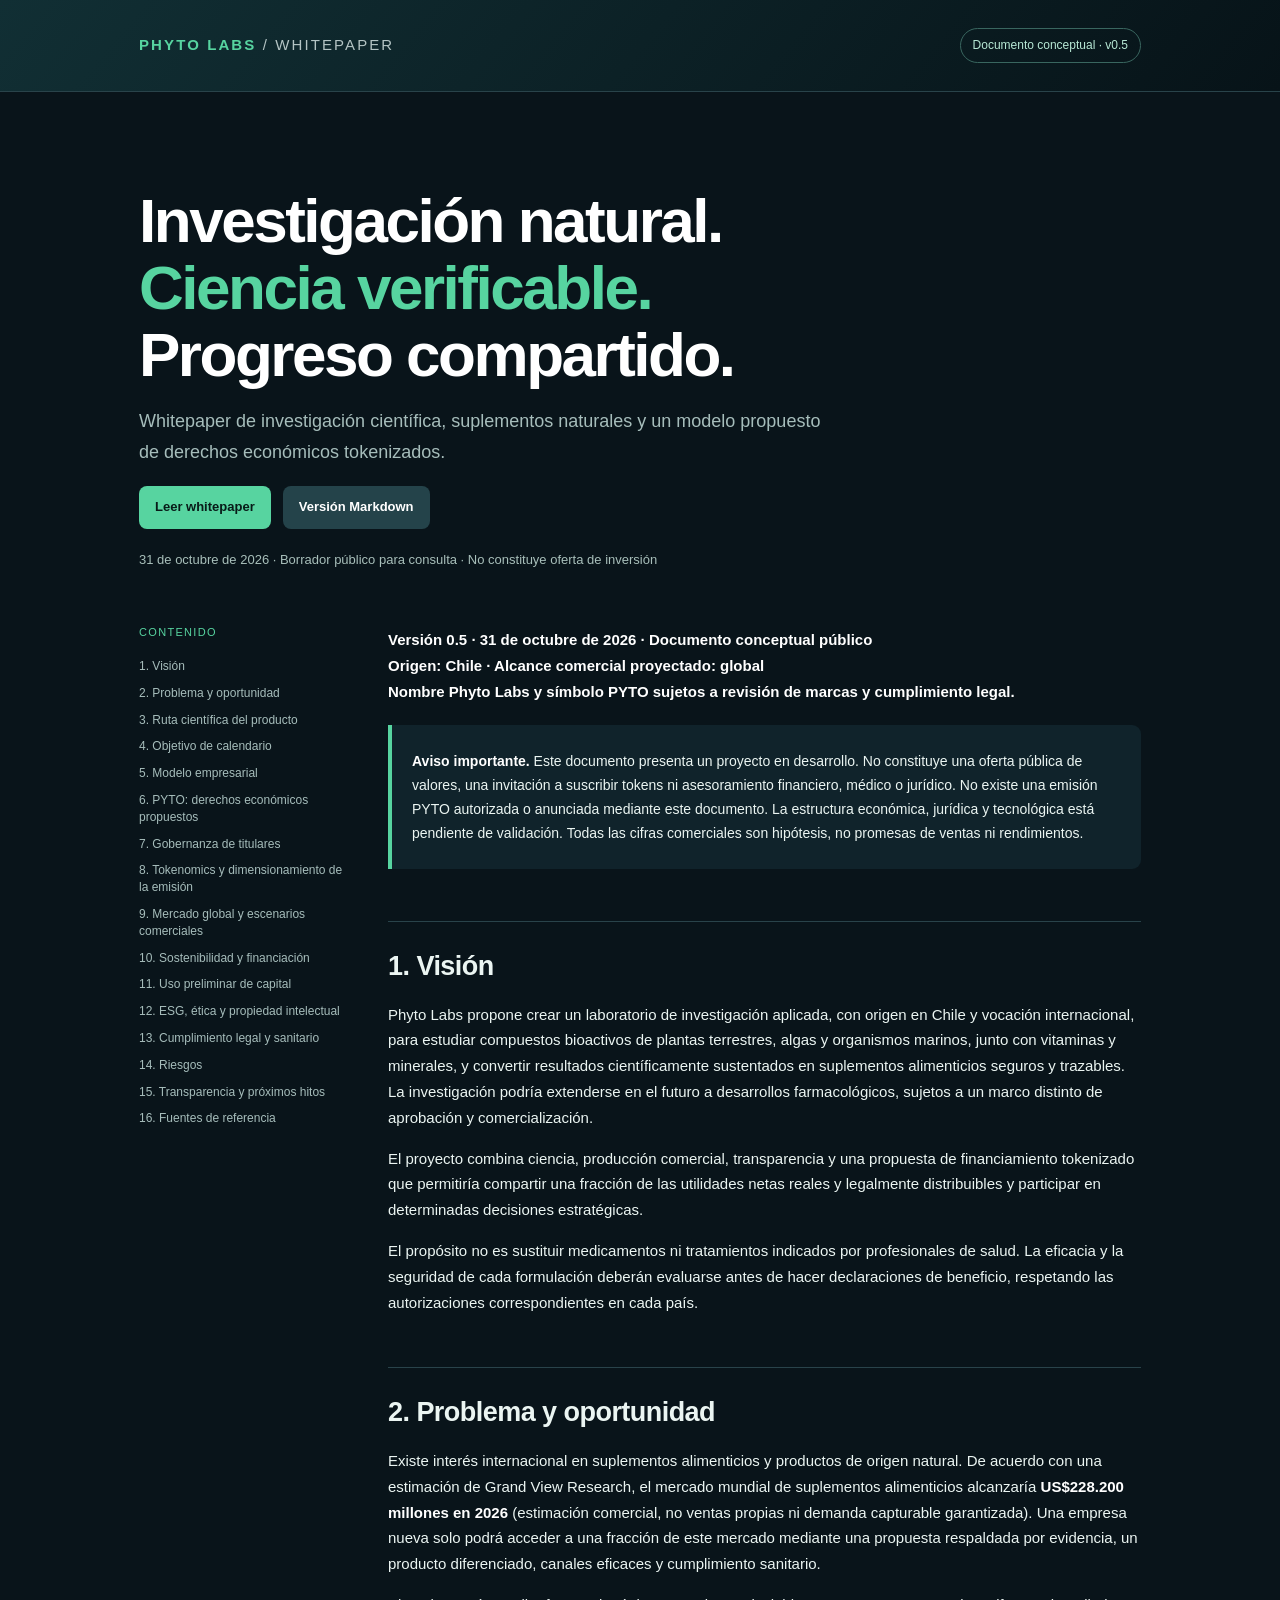
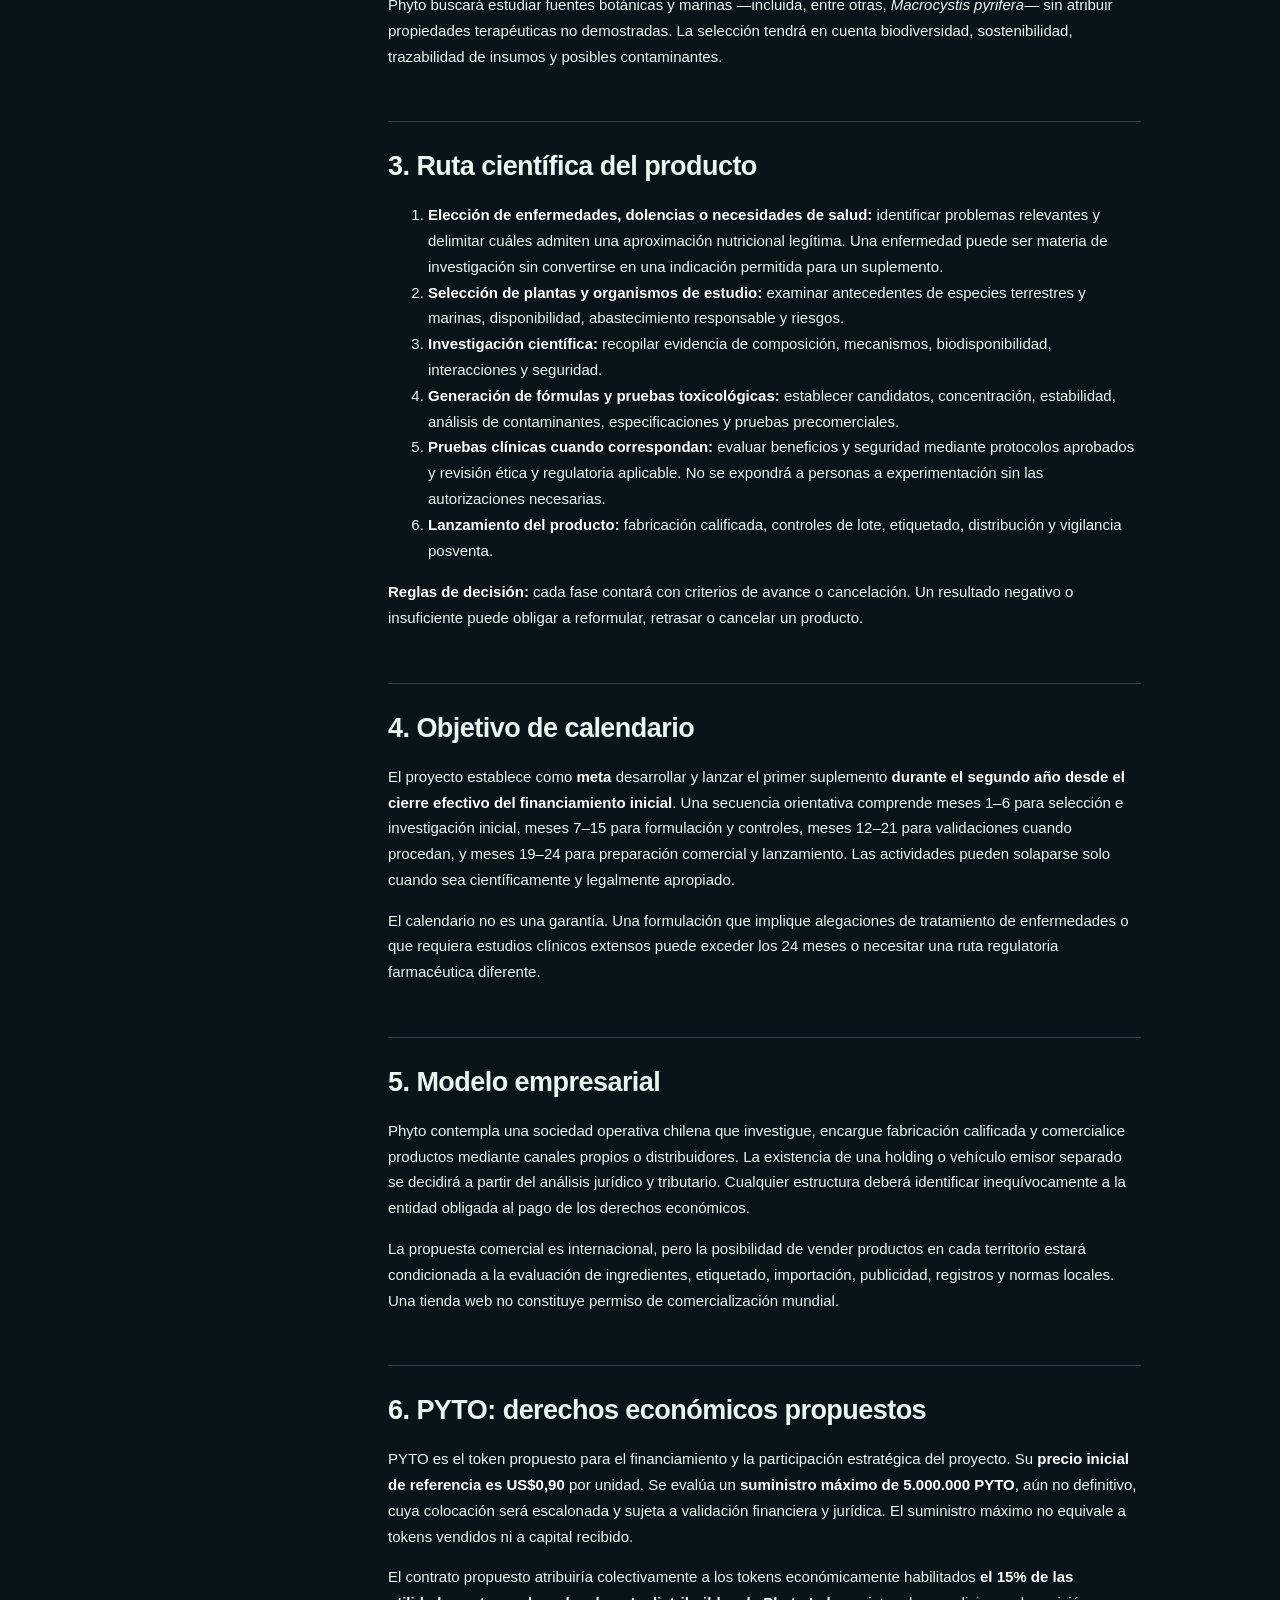
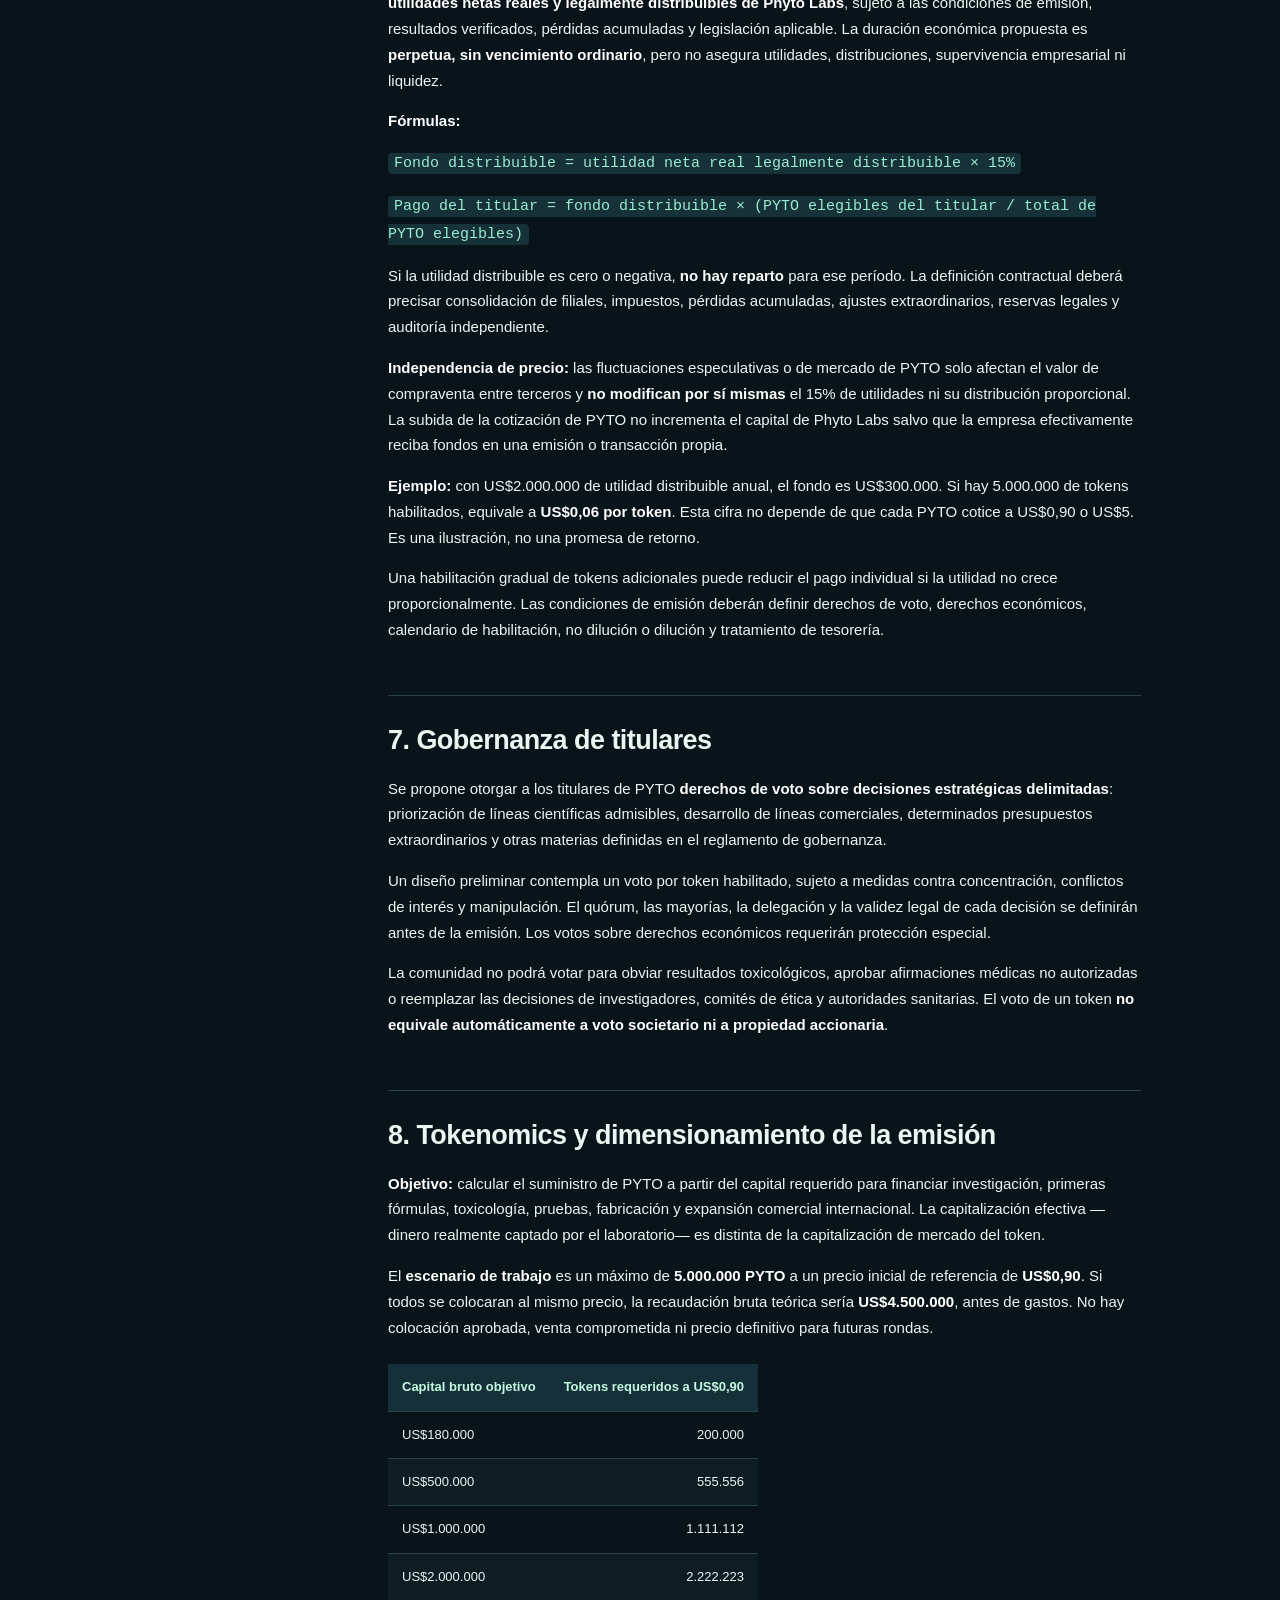
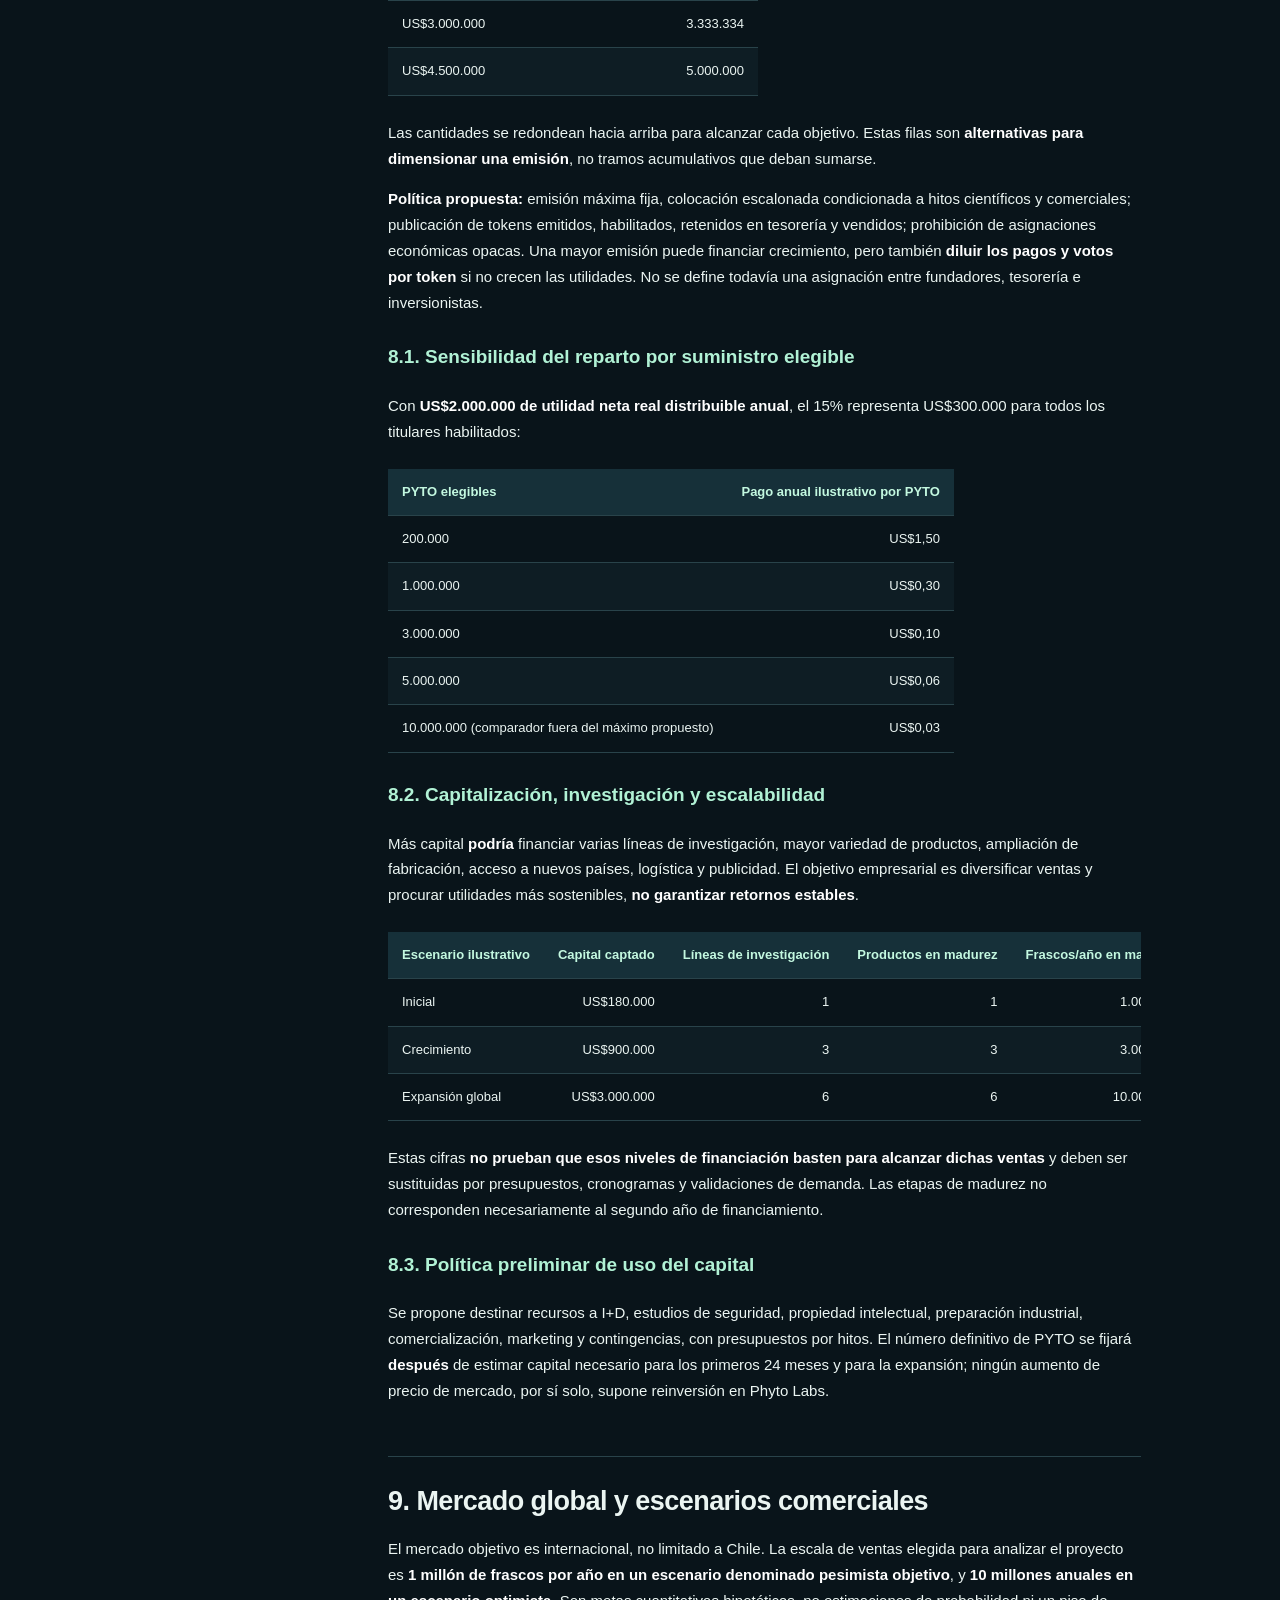
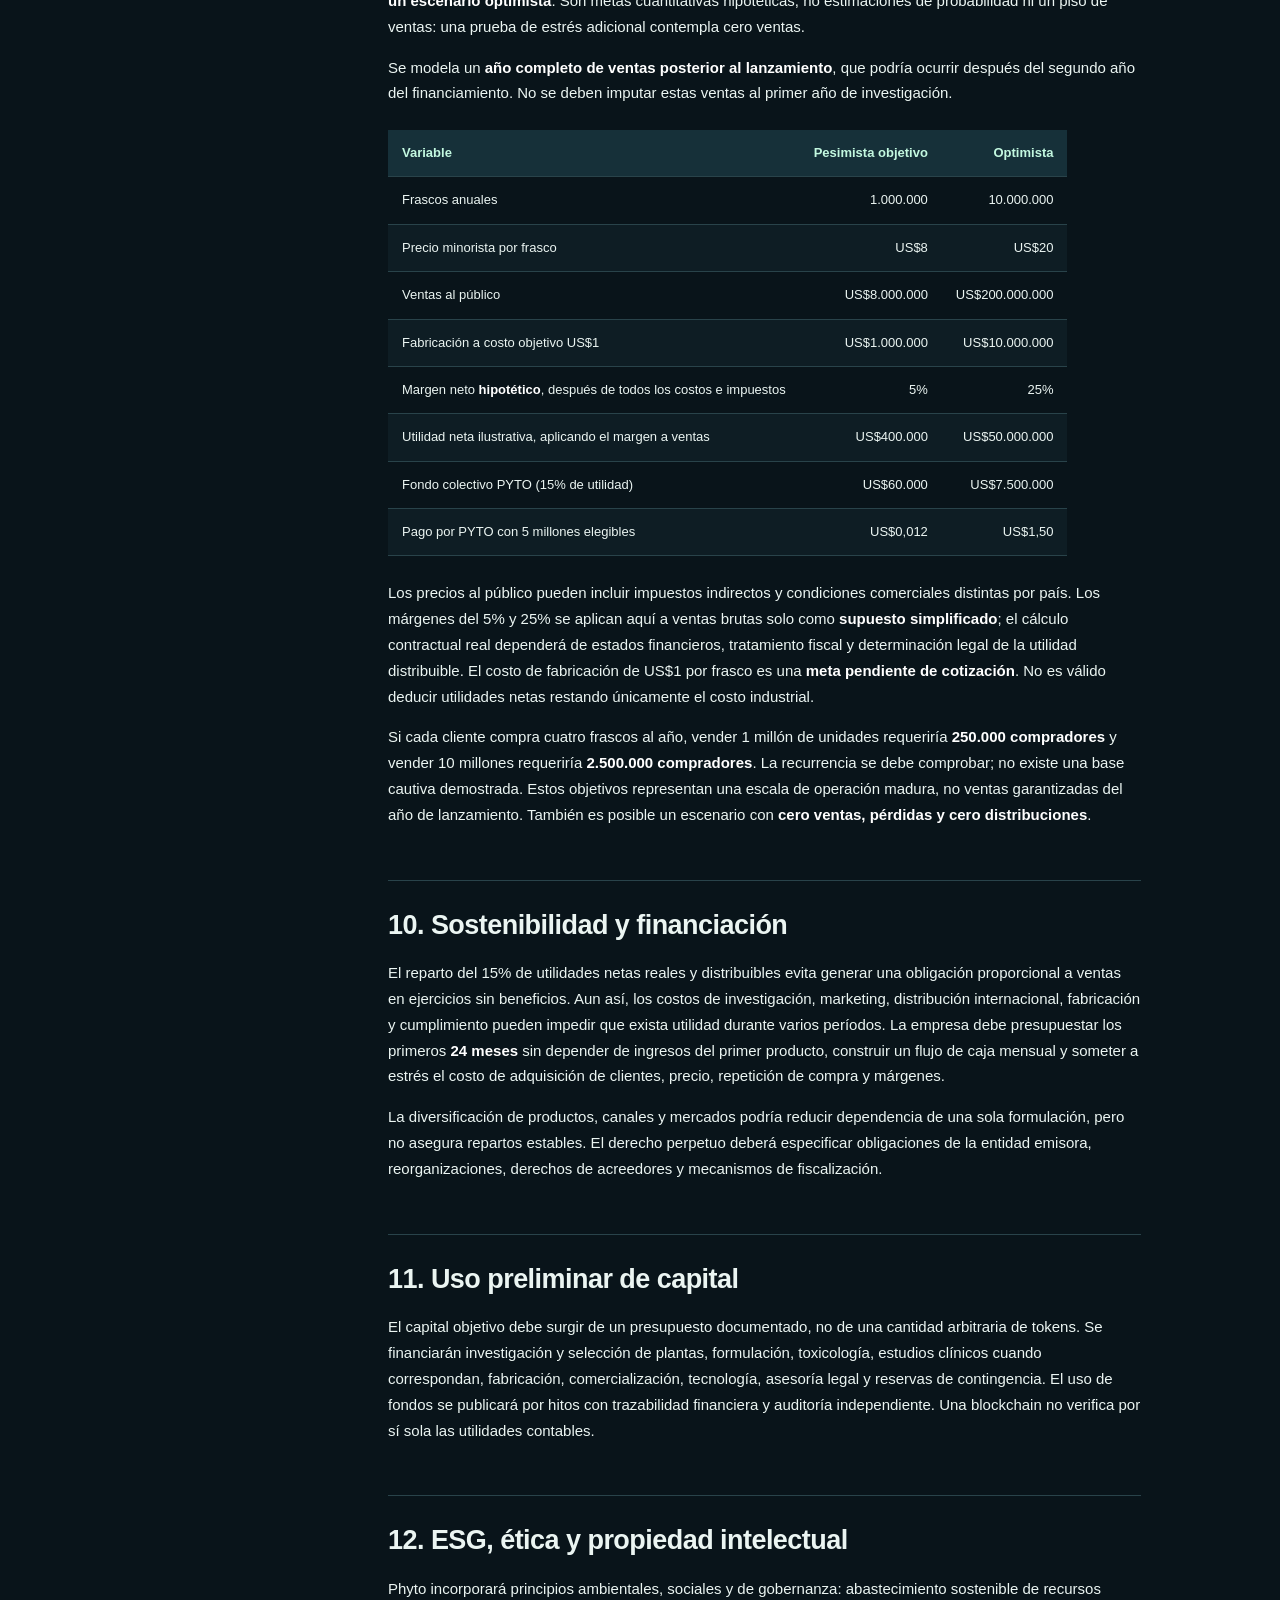
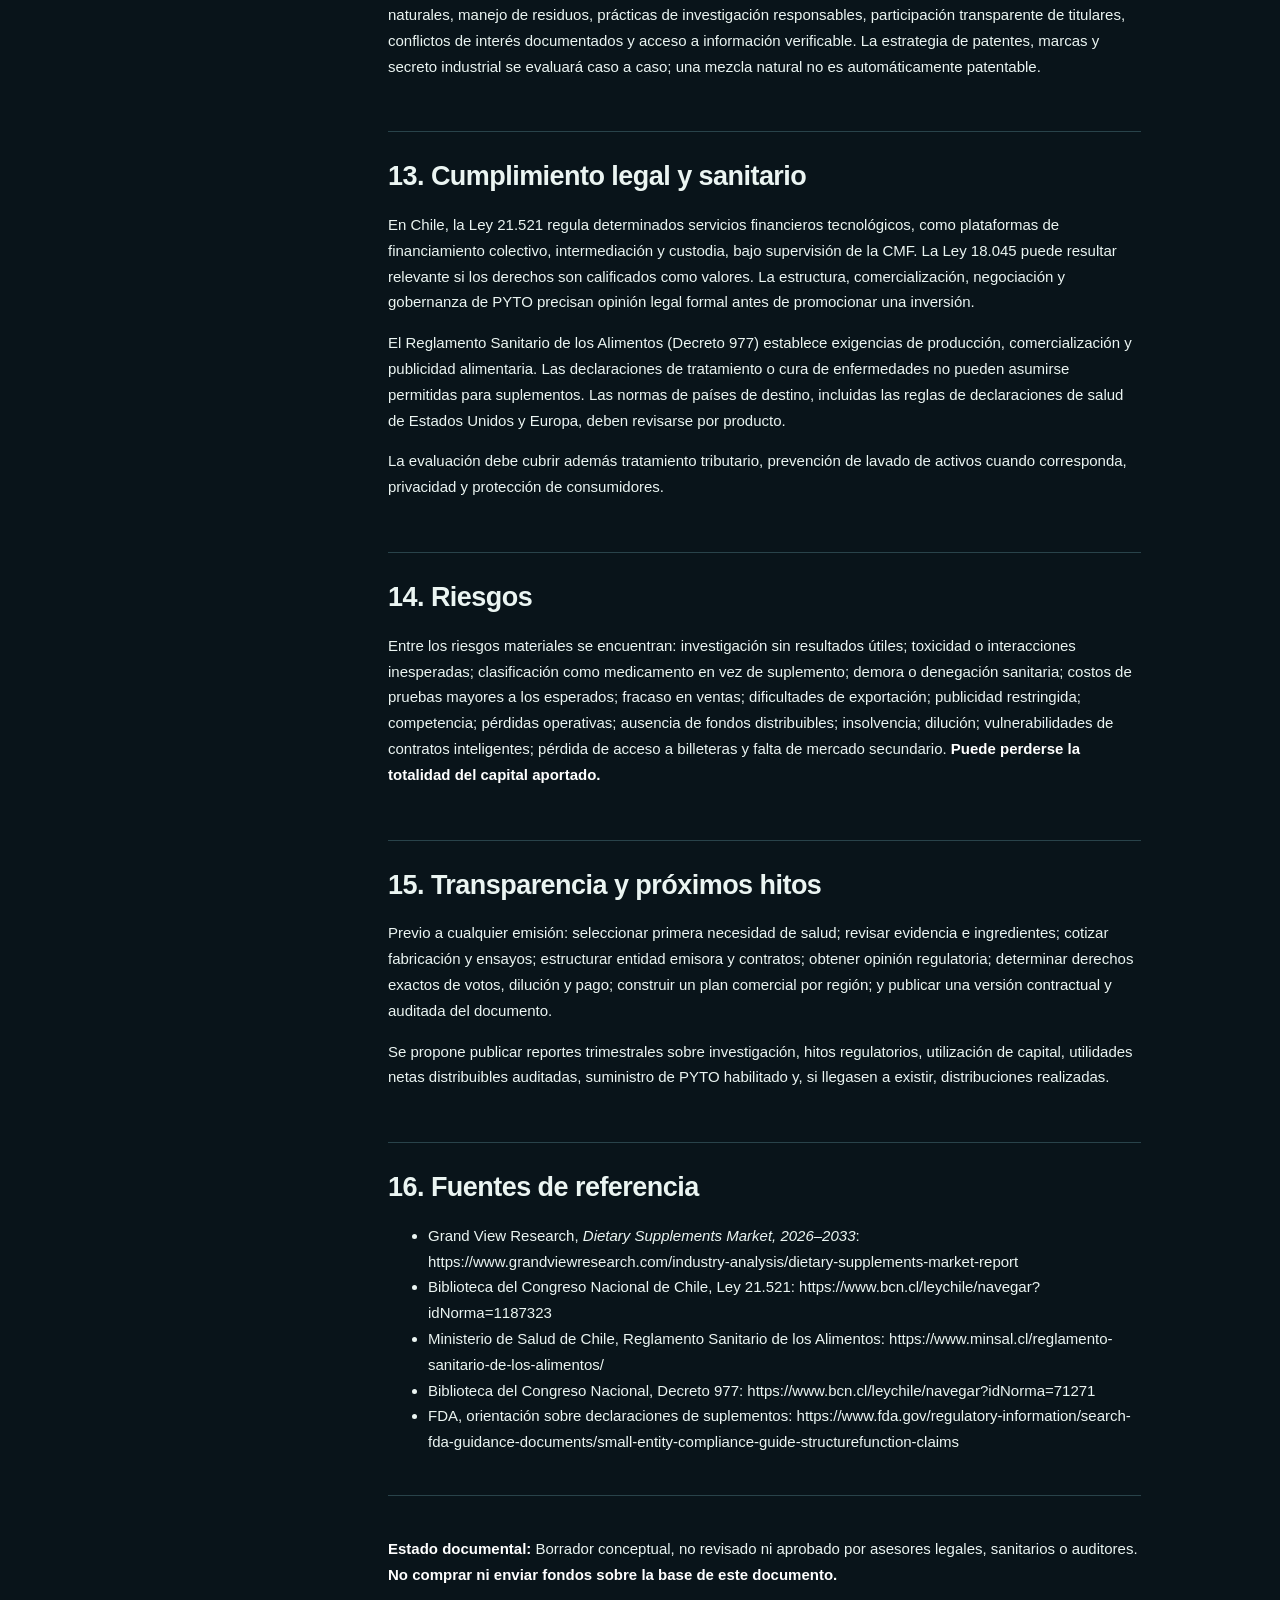
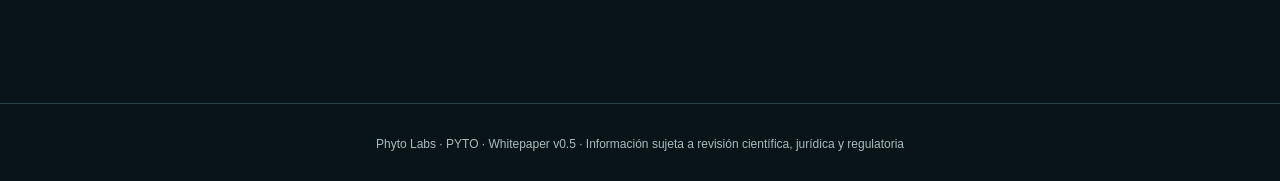
<file: whitepaper/index.html>
<!DOCTYPE html>
<html lang="es"><head><meta charset="utf-8"/><meta content="width=device-width,initial-scale=1" name="viewport"/><meta content="Whitepaper conceptual de Phyto Labs y PYTO: investigación natural y distribución propuesta del 15% de utilidades netas." name="description"/><title>Phyto Labs | Whitepaper v0.5</title><style>
:root{--bg:#09141a;--panel:#10232b;--ink:#ebf5f2;--muted:#a6bdbb;--green:#57d4a0;--line:#29434a}*{box-sizing:border-box}html{scroll-behavior:smooth}body{margin:0;background:var(--bg);color:var(--ink);font-family:Inter,Segoe UI,Arial,sans-serif;line-height:1.72}a{color:#85e7c0}a:hover{text-decoration:none}.wrap{max-width:1050px;margin:auto;padding:40px 24px 100px}.mast{border-bottom:1px solid var(--line);padding:28px 0;background:linear-gradient(130deg,#112f34,#071318)}.mast .inner{max-width:1050px;margin:auto;padding:0 24px;display:flex;align-items:center;justify-content:space-between;gap:20px}.brand{font-size:15px;font-weight:800;letter-spacing:.14em;color:var(--green)}.tag{font-size:12px;border:1px solid #39665f;padding:6px 12px;border-radius:20px;color:#b7e8d5}.hero{padding:56px 0 28px}.hero h1{font-size:clamp(35px,5vw,62px);line-height:1.08;letter-spacing:-.04em;margin:0;color:white}.hero .lead{color:var(--muted);font-size:18px;margin-top:18px;max-width:700px}.layout{display:grid;grid-template-columns:205px minmax(0,1fr);gap:44px}.sidebar{align-self:start;position:sticky;top:22px;max-height:85vh;overflow:auto;font-size:12px}.sidebar p{font-size:11px;letter-spacing:.12em;text-transform:uppercase;color:var(--green)}.sidebar a{display:block;color:var(--muted);text-decoration:none;padding:5px 0;line-height:1.4}.sidebar a:hover{color:white}main{min-width:0}main>h1{display:none}h2{font-size:27px;line-height:1.25;margin:52px 0 18px;border-top:1px solid var(--line);padding-top:28px;letter-spacing:-.02em}h3{font-size:19px;margin-top:26px;color:#b1f2d5}p,li{font-size:15px}strong{color:#fff}blockquote{border-left:4px solid var(--green);padding:10px 20px;margin:20px 0;background:var(--panel);border-radius:0 9px 9px 0}blockquote p{font-size:14px}table{width:100%;border-collapse:collapse;font-size:13px;margin:24px 0;display:block;overflow-x:auto}th,td{text-align:left;padding:12px 14px;border-bottom:1px solid var(--line);white-space:nowrap}th{background:#163039;color:#c3f8e0}tr:nth-child(even){background:#0e1d24}code{background:#173138;color:#99edd0;padding:2px 6px;border-radius:4px;white-space:normal}hr{border:0;border-top:1px solid var(--line);margin:40px 0}.links{display:flex;gap:12px;flex-wrap:wrap}.action{color:#081b18;background:var(--green);font-weight:700;text-decoration:none;padding:10px 16px;border-radius:8px;font-size:13px}.action.secondary{background:#24434a;color:white}.notice{margin-top:20px;color:#a8bfba;font-size:13px}.footer{text-align:center;color:var(--muted);font-size:12px;border-top:1px solid var(--line);padding:30px} @media(max-width:760px){.layout{display:block}.sidebar{display:none}.wrap{padding:30px 18px 70px}.mast .inner{padding:0 18px}.tag{display:none}h2{font-size:24px}table{font-size:12px}}@media print{body{background:white;color:#111}.mast,.sidebar,.links{display:none}.layout{display:block}.wrap{max-width:none}h2{break-after:avoid}table{color:#111}th{color:#111}p,li{color:#111}strong{color:#111}}
</style></head><body><header class="mast"><div class="inner"><div class="brand">PHYTO LABS <span style="color:#b4c4c4;font-weight:400">/ WHITEPAPER</span></div><span class="tag">Documento conceptual · v0.5</span></div></header><div class="wrap"><div class="hero"><h1>Investigación natural.<br/><span style="color:#57d4a0">Ciencia verificable.</span><br/>Progreso compartido.</h1><p class="lead">Whitepaper de investigación científica, suplementos naturales y un modelo propuesto de derechos económicos tokenizados.</p><div class="links"><a class="action" href="#1-vision">Leer whitepaper</a><a class="action secondary" download="" href="whitepaper.md">Versión Markdown</a></div><p class="notice">31 de octubre de 2026 · Borrador público para consulta · No constituye oferta de inversión</p></div><div class="layout"><aside class="sidebar"><p>Contenido</p><a href="#1-vision">1. Visión</a><a href="#2-problema-y-oportunidad">2. Problema y oportunidad</a><a href="#3-ruta-cientifica-del-producto">3. Ruta científica del producto</a><a href="#4-objetivo-de-calendario">4. Objetivo de calendario</a><a href="#5-modelo-empresarial">5. Modelo empresarial</a><a href="#6-pyto-derechos-economicos-propuestos">6. PYTO: derechos económicos propuestos</a><a href="#7-gobernanza-de-titulares">7. Gobernanza de titulares</a><a href="#8-tokenomics-y-dimensionamiento-de-la-emision">8. Tokenomics y dimensionamiento de la emisión</a><a href="#9-mercado-global-y-escenarios-comerciales">9. Mercado global y escenarios comerciales</a><a href="#10-sostenibilidad-y-financiacion">10. Sostenibilidad y financiación</a><a href="#11-uso-preliminar-de-capital">11. Uso preliminar de capital</a><a href="#12-esg-etica-y-propiedad-intelectual">12. ESG, ética y propiedad intelectual</a><a href="#13-cumplimiento-legal-y-sanitario">13. Cumplimiento legal y sanitario</a><a href="#14-riesgos">14. Riesgos</a><a href="#15-transparencia-y-proximos-hitos">15. Transparencia y próximos hitos</a><a href="#16-fuentes-de-referencia">16. Fuentes de referencia</a></aside><main><h1>PHYTO LABS — WHITEPAPER</h1>
<p><strong>Versión 0.5 · 31 de octubre de 2026 · Documento conceptual público</strong><br/>
<strong>Origen: Chile · Alcance comercial proyectado: global</strong><br/>
<strong>Nombre Phyto Labs y símbolo PYTO sujetos a revisión de marcas y cumplimiento legal.</strong></p>
<blockquote>
<p><strong>Aviso importante.</strong> Este documento presenta un proyecto en desarrollo. No constituye una oferta pública de valores, una invitación a suscribir tokens ni asesoramiento financiero, médico o jurídico. No existe una emisión PYTO autorizada o anunciada mediante este documento. La estructura económica, jurídica y tecnológica está pendiente de validación. Todas las cifras comerciales son hipótesis, no promesas de ventas ni rendimientos.</p>
</blockquote>
<h2 id="1-vision">1. Visión</h2>
<p>Phyto Labs propone crear un laboratorio de investigación aplicada, con origen en Chile y vocación internacional, para estudiar compuestos bioactivos de plantas terrestres, algas y organismos marinos, junto con vitaminas y minerales, y convertir resultados científicamente sustentados en suplementos alimenticios seguros y trazables. La investigación podría extenderse en el futuro a desarrollos farmacológicos, sujetos a un marco distinto de aprobación y comercialización.</p>
<p>El proyecto combina ciencia, producción comercial, transparencia y una propuesta de financiamiento tokenizado que permitiría compartir una fracción de las utilidades netas reales y legalmente distribuibles y participar en determinadas decisiones estratégicas.</p>
<p>El propósito no es sustituir medicamentos ni tratamientos indicados por profesionales de salud. La eficacia y la seguridad de cada formulación deberán evaluarse antes de hacer declaraciones de beneficio, respetando las autorizaciones correspondientes en cada país.</p>
<h2 id="2-problema-y-oportunidad">2. Problema y oportunidad</h2>
<p>Existe interés internacional en suplementos alimenticios y productos de origen natural. De acuerdo con una estimación de Grand View Research, el mercado mundial de suplementos alimenticios alcanzaría <strong>US$228.200 millones en 2026</strong> (estimación comercial, no ventas propias ni demanda capturable garantizada). Una empresa nueva solo podrá acceder a una fracción de este mercado mediante una propuesta respaldada por evidencia, un producto diferenciado, canales eficaces y cumplimiento sanitario.</p>
<p>Phyto buscará estudiar fuentes botánicas y marinas —incluida, entre otras, <em>Macrocystis pyrifera</em>— sin atribuir propiedades terapéuticas no demostradas. La selección tendrá en cuenta biodiversidad, sostenibilidad, trazabilidad de insumos y posibles contaminantes.</p>
<h2 id="3-ruta-cientifica-del-producto">3. Ruta científica del producto</h2>
<ol>
<li><strong>Elección de enfermedades, dolencias o necesidades de salud:</strong> identificar problemas relevantes y delimitar cuáles admiten una aproximación nutricional legítima. Una enfermedad puede ser materia de investigación sin convertirse en una indicación permitida para un suplemento.</li>
<li><strong>Selección de plantas y organismos de estudio:</strong> examinar antecedentes de especies terrestres y marinas, disponibilidad, abastecimiento responsable y riesgos.</li>
<li><strong>Investigación científica:</strong> recopilar evidencia de composición, mecanismos, biodisponibilidad, interacciones y seguridad.</li>
<li><strong>Generación de fórmulas y pruebas toxicológicas:</strong> establecer candidatos, concentración, estabilidad, análisis de contaminantes, especificaciones y pruebas precomerciales.</li>
<li><strong>Pruebas clínicas cuando correspondan:</strong> evaluar beneficios y seguridad mediante protocolos aprobados y revisión ética y regulatoria aplicable. No se expondrá a personas a experimentación sin las autorizaciones necesarias.</li>
<li><strong>Lanzamiento del producto:</strong> fabricación calificada, controles de lote, etiquetado, distribución y vigilancia posventa.</li>
</ol>
<p><strong>Reglas de decisión:</strong> cada fase contará con criterios de avance o cancelación. Un resultado negativo o insuficiente puede obligar a reformular, retrasar o cancelar un producto.</p>
<h2 id="4-objetivo-de-calendario">4. Objetivo de calendario</h2>
<p>El proyecto establece como <strong>meta</strong> desarrollar y lanzar el primer suplemento <strong>durante el segundo año desde el cierre efectivo del financiamiento inicial</strong>. Una secuencia orientativa comprende meses 1–6 para selección e investigación inicial, meses 7–15 para formulación y controles, meses 12–21 para validaciones cuando procedan, y meses 19–24 para preparación comercial y lanzamiento. Las actividades pueden solaparse solo cuando sea científicamente y legalmente apropiado.</p>
<p>El calendario no es una garantía. Una formulación que implique alegaciones de tratamiento de enfermedades o que requiera estudios clínicos extensos puede exceder los 24 meses o necesitar una ruta regulatoria farmacéutica diferente.</p>
<h2 id="5-modelo-empresarial">5. Modelo empresarial</h2>
<p>Phyto contempla una sociedad operativa chilena que investigue, encargue fabricación calificada y comercialice productos mediante canales propios o distribuidores. La existencia de una holding o vehículo emisor separado se decidirá a partir del análisis jurídico y tributario. Cualquier estructura deberá identificar inequívocamente a la entidad obligada al pago de los derechos económicos.</p>
<p>La propuesta comercial es internacional, pero la posibilidad de vender productos en cada territorio estará condicionada a la evaluación de ingredientes, etiquetado, importación, publicidad, registros y normas locales. Una tienda web no constituye permiso de comercialización mundial.</p>
<h2 id="6-pyto-derechos-economicos-propuestos">6. PYTO: derechos económicos propuestos</h2>
<p>PYTO es el token propuesto para el financiamiento y la participación estratégica del proyecto. Su <strong>precio inicial de referencia es US$0,90</strong> por unidad. Se evalúa un <strong>suministro máximo de 5.000.000 PYTO</strong>, aún no definitivo, cuya colocación será escalonada y sujeta a validación financiera y jurídica. El suministro máximo no equivale a tokens vendidos ni a capital recibido.</p>
<p>El contrato propuesto atribuiría colectivamente a los tokens económicamente habilitados <strong>el 15% de las utilidades netas reales y legalmente distribuibles de Phyto Labs</strong>, sujeto a las condiciones de emisión, resultados verificados, pérdidas acumuladas y legislación aplicable. La duración económica propuesta es <strong>perpetua, sin vencimiento ordinario</strong>, pero no asegura utilidades, distribuciones, supervivencia empresarial ni liquidez.</p>
<p><strong>Fórmulas:</strong></p>
<p><code>Fondo distribuible = utilidad neta real legalmente distribuible × 15%</code></p>
<p><code>Pago del titular = fondo distribuible × (PYTO elegibles del titular / total de PYTO elegibles)</code></p>
<p>Si la utilidad distribuible es cero o negativa, <strong>no hay reparto</strong> para ese período. La definición contractual deberá precisar consolidación de filiales, impuestos, pérdidas acumuladas, ajustes extraordinarios, reservas legales y auditoría independiente.</p>
<p><strong>Independencia de precio:</strong> las fluctuaciones especulativas o de mercado de PYTO solo afectan el valor de compraventa entre terceros y <strong>no modifican por sí mismas</strong> el 15% de utilidades ni su distribución proporcional. La subida de la cotización de PYTO no incrementa el capital de Phyto Labs salvo que la empresa efectivamente reciba fondos en una emisión o transacción propia.</p>
<p><strong>Ejemplo:</strong> con US$2.000.000 de utilidad distribuible anual, el fondo es US$300.000. Si hay 5.000.000 de tokens habilitados, equivale a <strong>US$0,06 por token</strong>. Esta cifra no depende de que cada PYTO cotice a US$0,90 o US$5. Es una ilustración, no una promesa de retorno.</p>
<p>Una habilitación gradual de tokens adicionales puede reducir el pago individual si la utilidad no crece proporcionalmente. Las condiciones de emisión deberán definir derechos de voto, derechos económicos, calendario de habilitación, no dilución o dilución y tratamiento de tesorería.</p>
<h2 id="7-gobernanza-de-titulares">7. Gobernanza de titulares</h2>
<p>Se propone otorgar a los titulares de PYTO <strong>derechos de voto sobre decisiones estratégicas delimitadas</strong>: priorización de líneas científicas admisibles, desarrollo de líneas comerciales, determinados presupuestos extraordinarios y otras materias definidas en el reglamento de gobernanza.</p>
<p>Un diseño preliminar contempla un voto por token habilitado, sujeto a medidas contra concentración, conflictos de interés y manipulación. El quórum, las mayorías, la delegación y la validez legal de cada decisión se definirán antes de la emisión. Los votos sobre derechos económicos requerirán protección especial.</p>
<p>La comunidad no podrá votar para obviar resultados toxicológicos, aprobar afirmaciones médicas no autorizadas o reemplazar las decisiones de investigadores, comités de ética y autoridades sanitarias. El voto de un token <strong>no equivale automáticamente a voto societario ni a propiedad accionaria</strong>.</p>
<h2 id="8-tokenomics-y-dimensionamiento-de-la-emision">8. Tokenomics y dimensionamiento de la emisión</h2>
<p><strong>Objetivo:</strong> calcular el suministro de PYTO a partir del capital requerido para financiar investigación, primeras fórmulas, toxicología, pruebas, fabricación y expansión comercial internacional. La capitalización efectiva —dinero realmente captado por el laboratorio— es distinta de la capitalización de mercado del token.</p>
<p>El <strong>escenario de trabajo</strong> es un máximo de <strong>5.000.000 PYTO</strong> a un precio inicial de referencia de <strong>US$0,90</strong>. Si todos se colocaran al mismo precio, la recaudación bruta teórica sería <strong>US$4.500.000</strong>, antes de gastos. No hay colocación aprobada, venta comprometida ni precio definitivo para futuras rondas.</p>
<table>
<thead>
<tr>
<th>Capital bruto objetivo</th>
<th style="text-align:right">Tokens requeridos a US$0,90</th>
</tr>
</thead>
<tbody>
<tr>
<td>US$180.000</td>
<td style="text-align:right">200.000</td>
</tr>
<tr>
<td>US$500.000</td>
<td style="text-align:right">555.556</td>
</tr>
<tr>
<td>US$1.000.000</td>
<td style="text-align:right">1.111.112</td>
</tr>
<tr>
<td>US$2.000.000</td>
<td style="text-align:right">2.222.223</td>
</tr>
<tr>
<td>US$3.000.000</td>
<td style="text-align:right">3.333.334</td>
</tr>
<tr>
<td>US$4.500.000</td>
<td style="text-align:right">5.000.000</td>
</tr>
</tbody>
</table>
<p>Las cantidades se redondean hacia arriba para alcanzar cada objetivo. Estas filas son <strong>alternativas para dimensionar una emisión</strong>, no tramos acumulativos que deban sumarse.</p>
<p><strong>Política propuesta:</strong> emisión máxima fija, colocación escalonada condicionada a hitos científicos y comerciales; publicación de tokens emitidos, habilitados, retenidos en tesorería y vendidos; prohibición de asignaciones económicas opacas. Una mayor emisión puede financiar crecimiento, pero también <strong>diluir los pagos y votos por token</strong> si no crecen las utilidades. No se define todavía una asignación entre fundadores, tesorería e inversionistas.</p>
<h3>8.1. Sensibilidad del reparto por suministro elegible</h3>
<p>Con <strong>US$2.000.000 de utilidad neta real distribuible anual</strong>, el 15% representa US$300.000 para todos los titulares habilitados:</p>
<table>
<thead>
<tr>
<th>PYTO elegibles</th>
<th style="text-align:right">Pago anual ilustrativo por PYTO</th>
</tr>
</thead>
<tbody>
<tr>
<td>200.000</td>
<td style="text-align:right">US$1,50</td>
</tr>
<tr>
<td>1.000.000</td>
<td style="text-align:right">US$0,30</td>
</tr>
<tr>
<td>3.000.000</td>
<td style="text-align:right">US$0,10</td>
</tr>
<tr>
<td>5.000.000</td>
<td style="text-align:right">US$0,06</td>
</tr>
<tr>
<td>10.000.000 (comparador fuera del máximo propuesto)</td>
<td style="text-align:right">US$0,03</td>
</tr>
</tbody>
</table>
<h3>8.2. Capitalización, investigación y escalabilidad</h3>
<p>Más capital <strong>podría</strong> financiar varias líneas de investigación, mayor variedad de productos, ampliación de fabricación, acceso a nuevos países, logística y publicidad. El objetivo empresarial es diversificar ventas y procurar utilidades más sostenibles, <strong>no garantizar retornos estables</strong>.</p>
<table>
<thead>
<tr>
<th>Escenario ilustrativo</th>
<th style="text-align:right">Capital captado</th>
<th style="text-align:right">Líneas de investigación</th>
<th style="text-align:right">Productos en madurez</th>
<th style="text-align:right">Frascos/año en madurez</th>
</tr>
</thead>
<tbody>
<tr>
<td>Inicial</td>
<td style="text-align:right">US$180.000</td>
<td style="text-align:right">1</td>
<td style="text-align:right">1</td>
<td style="text-align:right">1.000.000</td>
</tr>
<tr>
<td>Crecimiento</td>
<td style="text-align:right">US$900.000</td>
<td style="text-align:right">3</td>
<td style="text-align:right">3</td>
<td style="text-align:right">3.000.000</td>
</tr>
<tr>
<td>Expansión global</td>
<td style="text-align:right">US$3.000.000</td>
<td style="text-align:right">6</td>
<td style="text-align:right">6</td>
<td style="text-align:right">10.000.000</td>
</tr>
</tbody>
</table>
<p>Estas cifras <strong>no prueban que esos niveles de financiación basten para alcanzar dichas ventas</strong> y deben ser sustituidas por presupuestos, cronogramas y validaciones de demanda. Las etapas de madurez no corresponden necesariamente al segundo año de financiamiento.</p>
<h3>8.3. Política preliminar de uso del capital</h3>
<p>Se propone destinar recursos a I+D, estudios de seguridad, propiedad intelectual, preparación industrial, comercialización, marketing y contingencias, con presupuestos por hitos. El número definitivo de PYTO se fijará <strong>después</strong> de estimar capital necesario para los primeros 24 meses y para la expansión; ningún aumento de precio de mercado, por sí solo, supone reinversión en Phyto Labs.</p>
<h2 id="9-mercado-global-y-escenarios-comerciales">9. Mercado global y escenarios comerciales</h2>
<p>El mercado objetivo es internacional, no limitado a Chile. La escala de ventas elegida para analizar el proyecto es <strong>1 millón de frascos por año en un escenario denominado pesimista objetivo</strong>, y <strong>10 millones anuales en un escenario optimista</strong>. Son metas cuantitativas hipotéticas, no estimaciones de probabilidad ni un piso de ventas: una prueba de estrés adicional contempla cero ventas.</p>
<p>Se modela un <strong>año completo de ventas posterior al lanzamiento</strong>, que podría ocurrir después del segundo año del financiamiento. No se deben imputar estas ventas al primer año de investigación.</p>
<table>
<thead>
<tr>
<th>Variable</th>
<th style="text-align:right">Pesimista objetivo</th>
<th style="text-align:right">Optimista</th>
</tr>
</thead>
<tbody>
<tr>
<td>Frascos anuales</td>
<td style="text-align:right">1.000.000</td>
<td style="text-align:right">10.000.000</td>
</tr>
<tr>
<td>Precio minorista por frasco</td>
<td style="text-align:right">US$8</td>
<td style="text-align:right">US$20</td>
</tr>
<tr>
<td>Ventas al público</td>
<td style="text-align:right">US$8.000.000</td>
<td style="text-align:right">US$200.000.000</td>
</tr>
<tr>
<td>Fabricación a costo objetivo US$1</td>
<td style="text-align:right">US$1.000.000</td>
<td style="text-align:right">US$10.000.000</td>
</tr>
<tr>
<td>Margen neto <strong>hipotético</strong>, después de todos los costos e impuestos</td>
<td style="text-align:right">5%</td>
<td style="text-align:right">25%</td>
</tr>
<tr>
<td>Utilidad neta ilustrativa, aplicando el margen a ventas</td>
<td style="text-align:right">US$400.000</td>
<td style="text-align:right">US$50.000.000</td>
</tr>
<tr>
<td>Fondo colectivo PYTO (15% de utilidad)</td>
<td style="text-align:right">US$60.000</td>
<td style="text-align:right">US$7.500.000</td>
</tr>
<tr>
<td>Pago por PYTO con 5 millones elegibles</td>
<td style="text-align:right">US$0,012</td>
<td style="text-align:right">US$1,50</td>
</tr>
</tbody>
</table>
<p>Los precios al público pueden incluir impuestos indirectos y condiciones comerciales distintas por país. Los márgenes del 5% y 25% se aplican aquí a ventas brutas solo como <strong>supuesto simplificado</strong>; el cálculo contractual real dependerá de estados financieros, tratamiento fiscal y determinación legal de la utilidad distribuible. El costo de fabricación de US$1 por frasco es una <strong>meta pendiente de cotización</strong>. No es válido deducir utilidades netas restando únicamente el costo industrial.</p>
<p>Si cada cliente compra cuatro frascos al año, vender 1 millón de unidades requeriría <strong>250.000 compradores</strong> y vender 10 millones requeriría <strong>2.500.000 compradores</strong>. La recurrencia se debe comprobar; no existe una base cautiva demostrada. Estos objetivos representan una escala de operación madura, no ventas garantizadas del año de lanzamiento. También es posible un escenario con <strong>cero ventas, pérdidas y cero distribuciones</strong>.</p>
<h2 id="10-sostenibilidad-y-financiacion">10. Sostenibilidad y financiación</h2>
<p>El reparto del 15% de utilidades netas reales y distribuibles evita generar una obligación proporcional a ventas en ejercicios sin beneficios. Aun así, los costos de investigación, marketing, distribución internacional, fabricación y cumplimiento pueden impedir que exista utilidad durante varios períodos. La empresa debe presupuestar los primeros <strong>24 meses</strong> sin depender de ingresos del primer producto, construir un flujo de caja mensual y someter a estrés el costo de adquisición de clientes, precio, repetición de compra y márgenes.</p>
<p>La diversificación de productos, canales y mercados podría reducir dependencia de una sola formulación, pero no asegura repartos estables. El derecho perpetuo deberá especificar obligaciones de la entidad emisora, reorganizaciones, derechos de acreedores y mecanismos de fiscalización.</p>
<h2 id="11-uso-preliminar-de-capital">11. Uso preliminar de capital</h2>
<p>El capital objetivo debe surgir de un presupuesto documentado, no de una cantidad arbitraria de tokens. Se financiarán investigación y selección de plantas, formulación, toxicología, estudios clínicos cuando correspondan, fabricación, comercialización, tecnología, asesoría legal y reservas de contingencia. El uso de fondos se publicará por hitos con trazabilidad financiera y auditoría independiente. Una blockchain no verifica por sí sola las utilidades contables.</p>
<h2 id="12-esg-etica-y-propiedad-intelectual">12. ESG, ética y propiedad intelectual</h2>
<p>Phyto incorporará principios ambientales, sociales y de gobernanza: abastecimiento sostenible de recursos naturales, manejo de residuos, prácticas de investigación responsables, participación transparente de titulares, conflictos de interés documentados y acceso a información verificable. La estrategia de patentes, marcas y secreto industrial se evaluará caso a caso; una mezcla natural no es automáticamente patentable.</p>
<h2 id="13-cumplimiento-legal-y-sanitario">13. Cumplimiento legal y sanitario</h2>
<p>En Chile, la Ley 21.521 regula determinados servicios financieros tecnológicos, como plataformas de financiamiento colectivo, intermediación y custodia, bajo supervisión de la CMF. La Ley 18.045 puede resultar relevante si los derechos son calificados como valores. La estructura, comercialización, negociación y gobernanza de PYTO precisan opinión legal formal antes de promocionar una inversión.</p>
<p>El Reglamento Sanitario de los Alimentos (Decreto 977) establece exigencias de producción, comercialización y publicidad alimentaria. Las declaraciones de tratamiento o cura de enfermedades no pueden asumirse permitidas para suplementos. Las normas de países de destino, incluidas las reglas de declaraciones de salud de Estados Unidos y Europa, deben revisarse por producto.</p>
<p>La evaluación debe cubrir además tratamiento tributario, prevención de lavado de activos cuando corresponda, privacidad y protección de consumidores.</p>
<h2 id="14-riesgos">14. Riesgos</h2>
<p>Entre los riesgos materiales se encuentran: investigación sin resultados útiles; toxicidad o interacciones inesperadas; clasificación como medicamento en vez de suplemento; demora o denegación sanitaria; costos de pruebas mayores a los esperados; fracaso en ventas; dificultades de exportación; publicidad restringida; competencia; pérdidas operativas; ausencia de fondos distribuibles; insolvencia; dilución; vulnerabilidades de contratos inteligentes; pérdida de acceso a billeteras y falta de mercado secundario. <strong>Puede perderse la totalidad del capital aportado.</strong></p>
<h2 id="15-transparencia-y-proximos-hitos">15. Transparencia y próximos hitos</h2>
<p>Previo a cualquier emisión: seleccionar primera necesidad de salud; revisar evidencia e ingredientes; cotizar fabricación y ensayos; estructurar entidad emisora y contratos; obtener opinión regulatoria; determinar derechos exactos de votos, dilución y pago; construir un plan comercial por región; y publicar una versión contractual y auditada del documento.</p>
<p>Se propone publicar reportes trimestrales sobre investigación, hitos regulatorios, utilización de capital, utilidades netas distribuibles auditadas, suministro de PYTO habilitado y, si llegasen a existir, distribuciones realizadas.</p>
<h2 id="16-fuentes-de-referencia">16. Fuentes de referencia</h2>
<ul>
<li>Grand View Research, <em>Dietary Supplements Market, 2026–2033</em>: https://www.grandviewresearch.com/industry-analysis/dietary-supplements-market-report</li>
<li>Biblioteca del Congreso Nacional de Chile, Ley 21.521: https://www.bcn.cl/leychile/navegar?idNorma=1187323</li>
<li>Ministerio de Salud de Chile, Reglamento Sanitario de los Alimentos: https://www.minsal.cl/reglamento-sanitario-de-los-alimentos/</li>
<li>Biblioteca del Congreso Nacional, Decreto 977: https://www.bcn.cl/leychile/navegar?idNorma=71271</li>
<li>FDA, orientación sobre declaraciones de suplementos: https://www.fda.gov/regulatory-information/search-fda-guidance-documents/small-entity-compliance-guide-structurefunction-claims</li>
</ul>
<hr/>
<p><strong>Estado documental:</strong> Borrador conceptual, no revisado ni aprobado por asesores legales, sanitarios o auditores. <strong>No comprar ni enviar fondos sobre la base de este documento.</strong></p>
</main></div></div><footer class="footer">Phyto Labs · PYTO · Whitepaper v0.5 · Información sujeta a revisión científica, jurídica y regulatoria</footer></body></html>
</file>
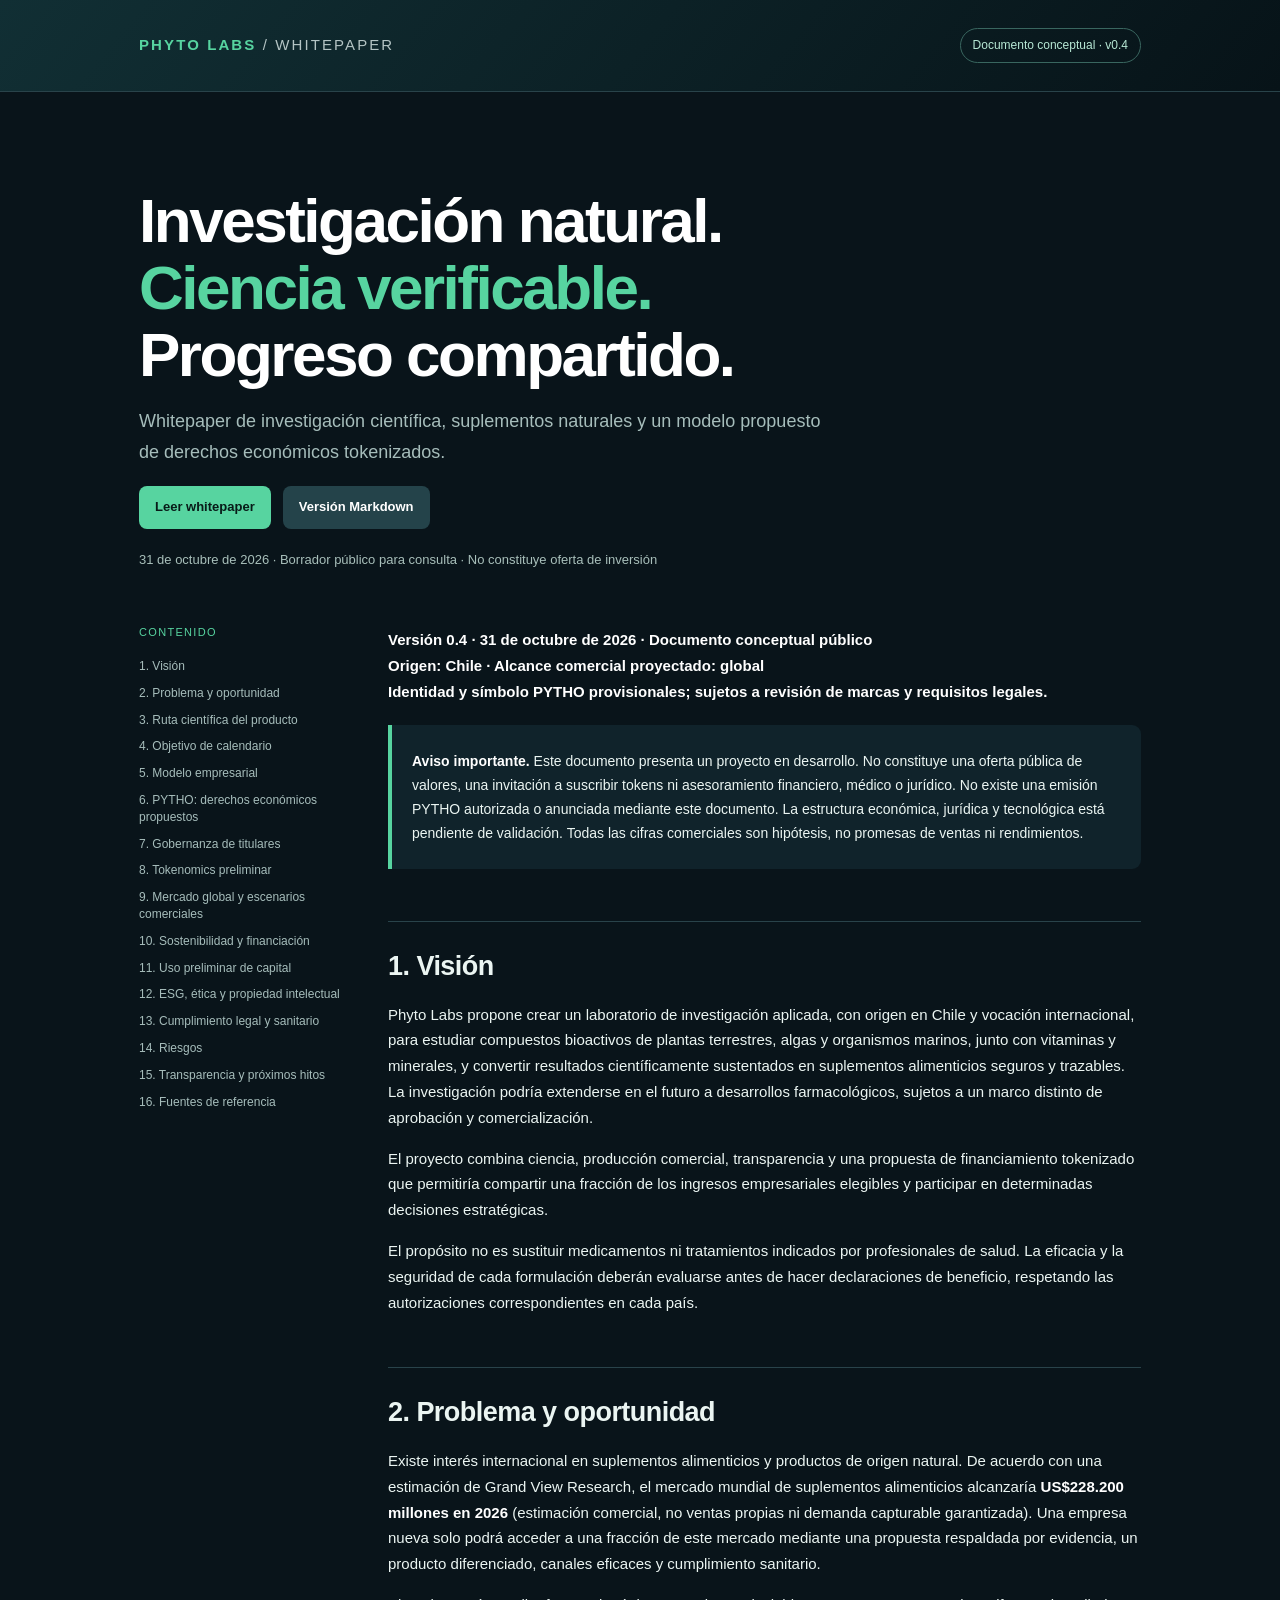
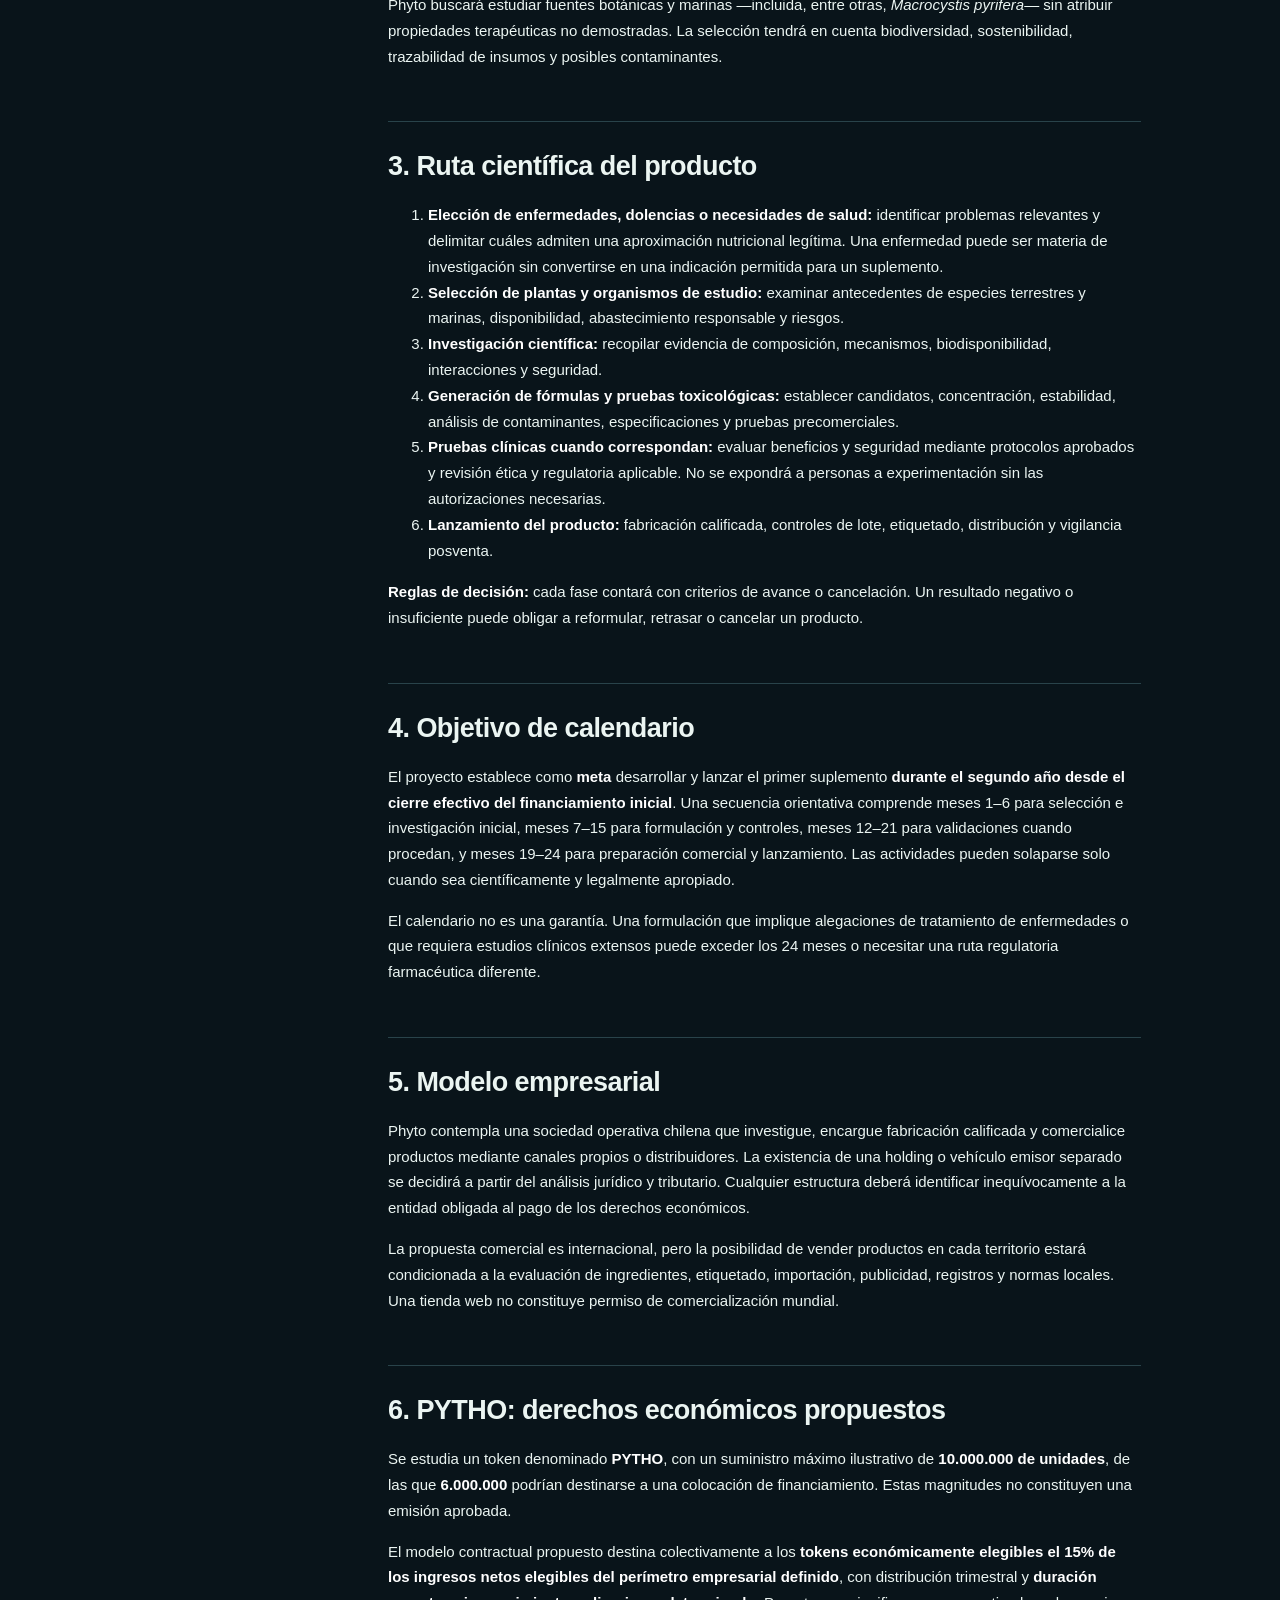
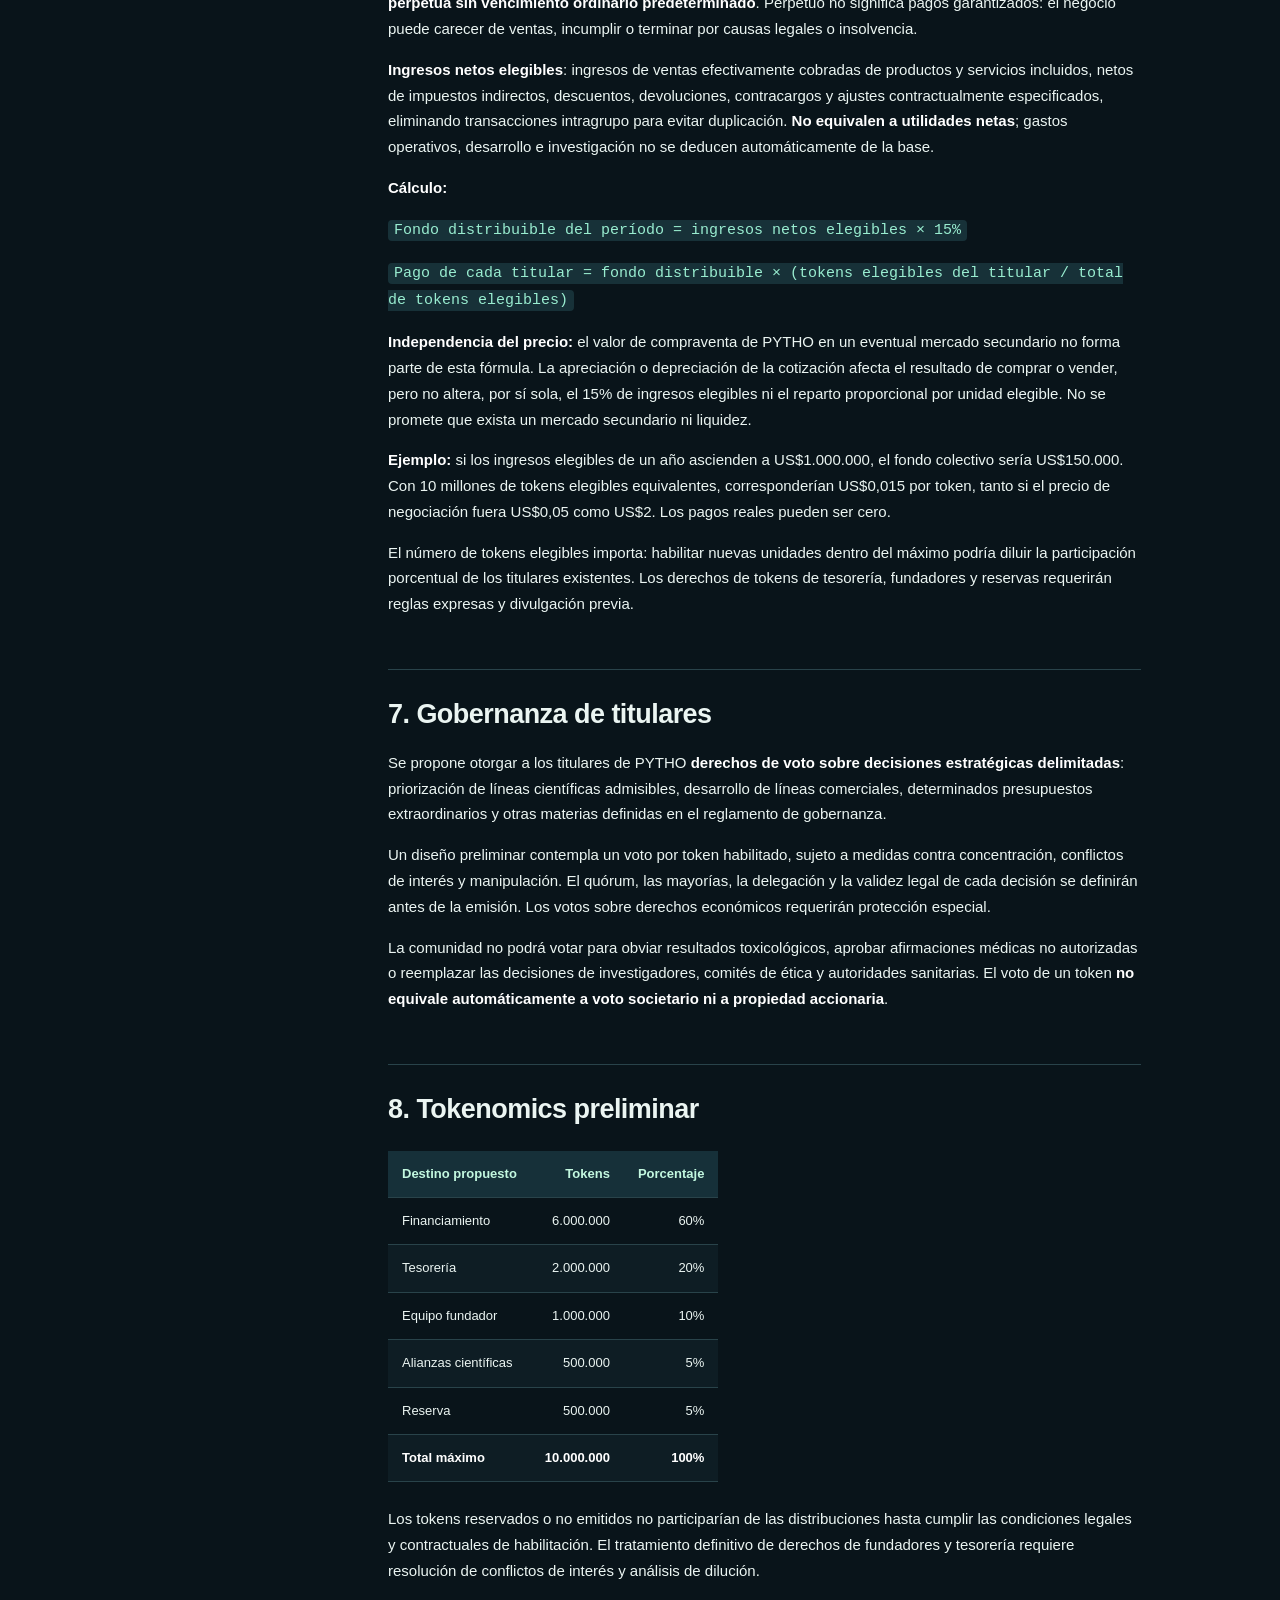
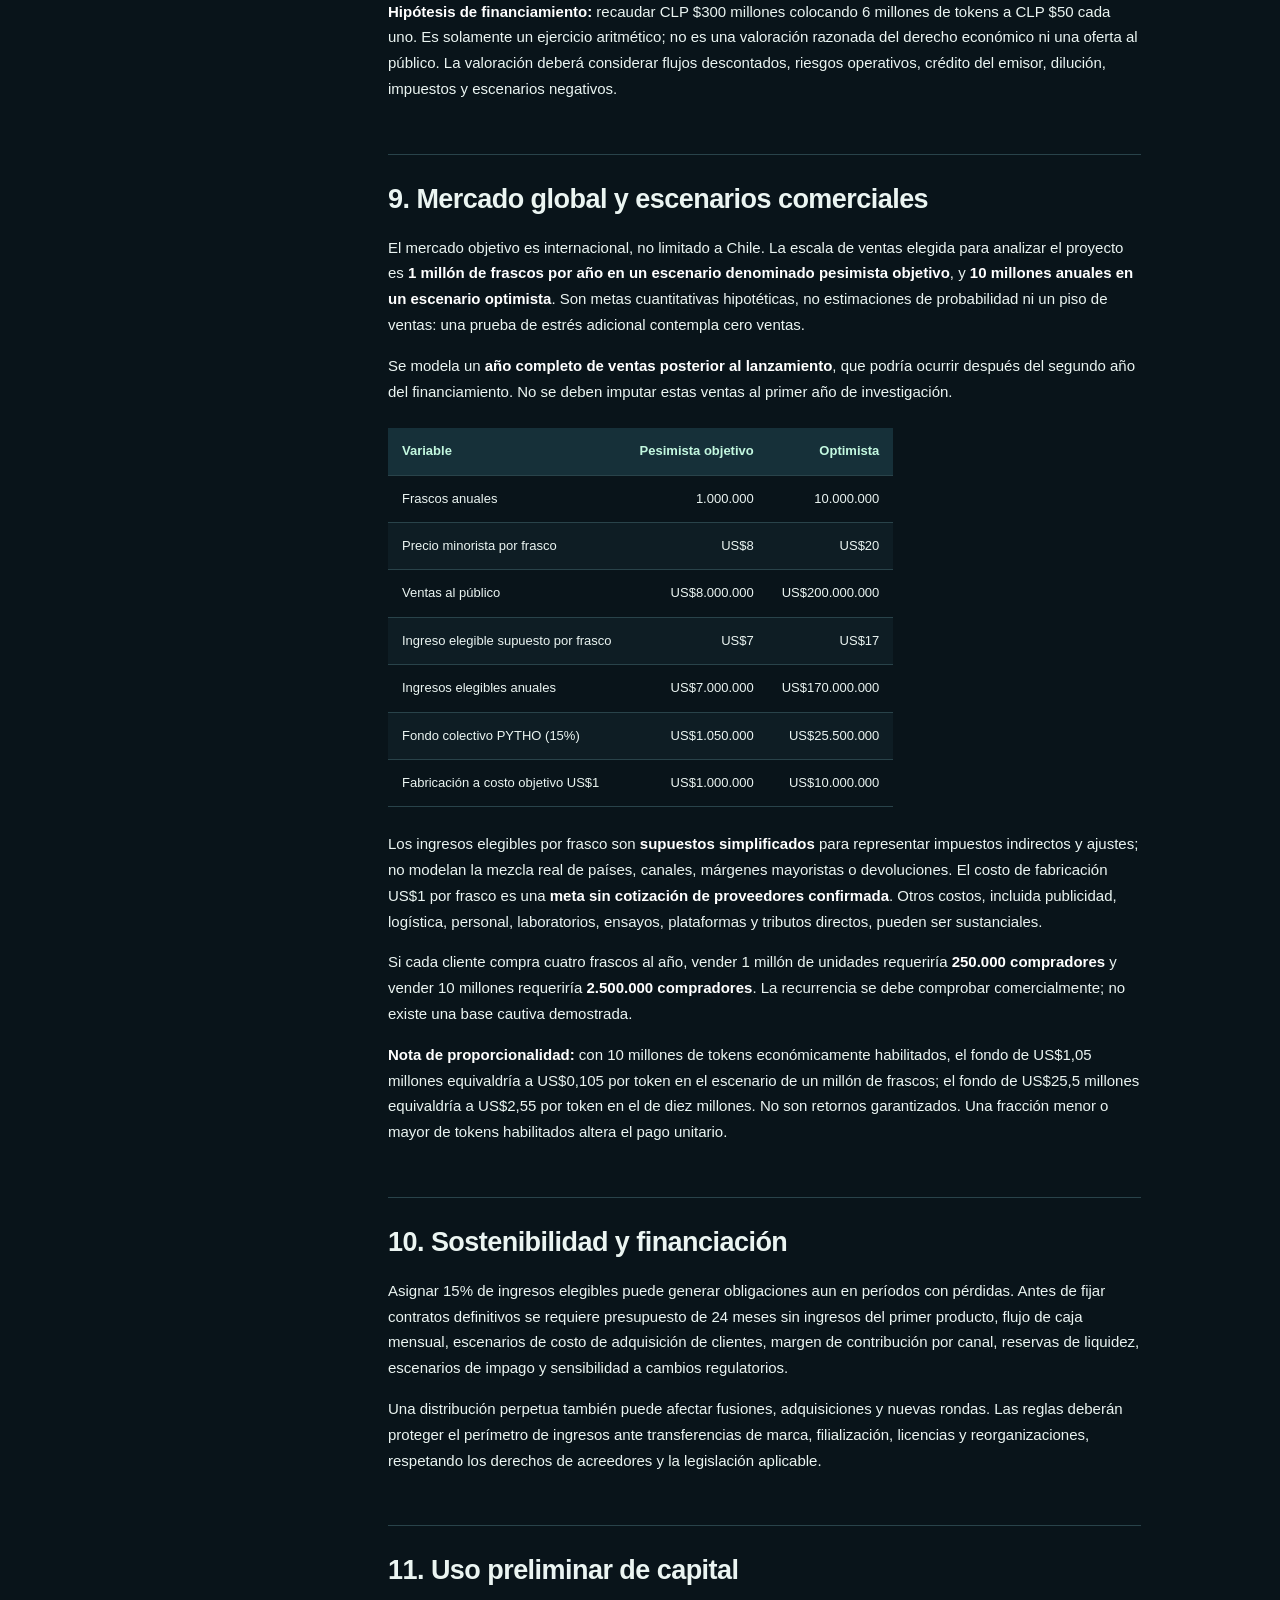
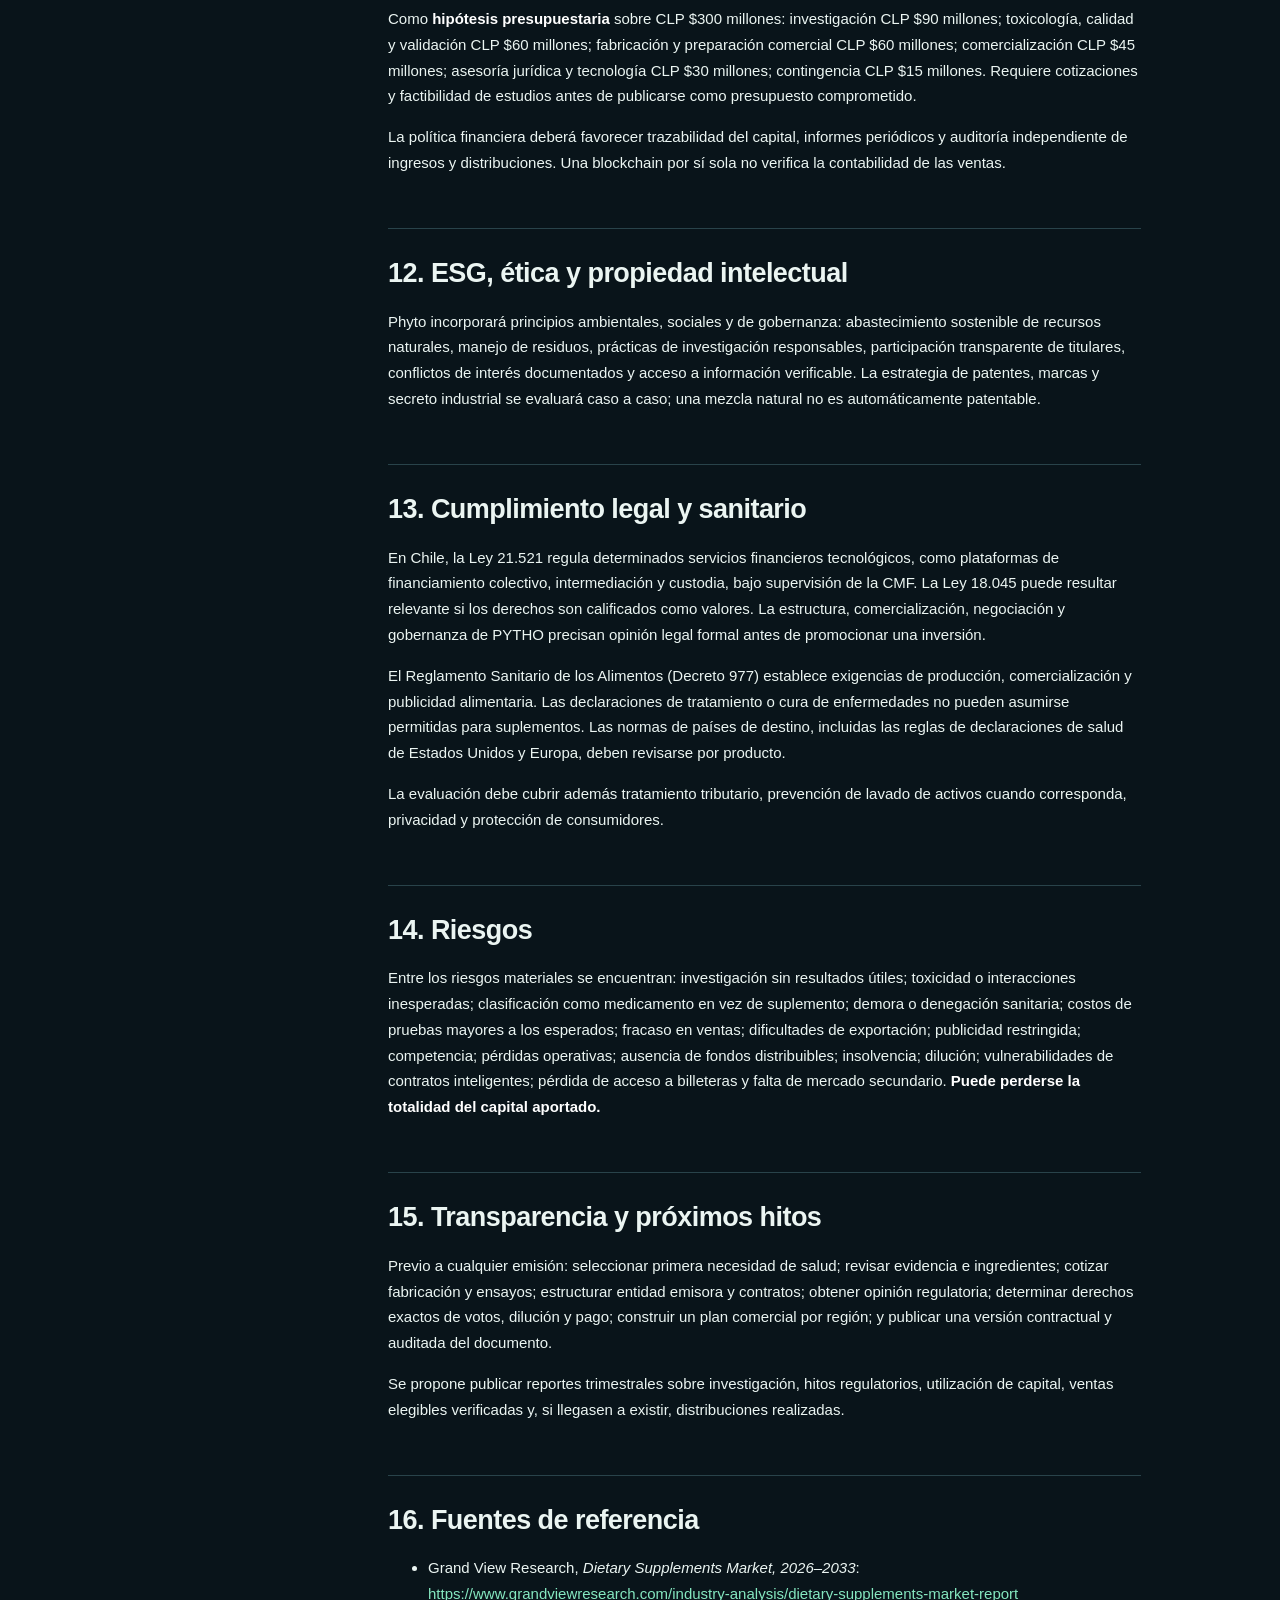
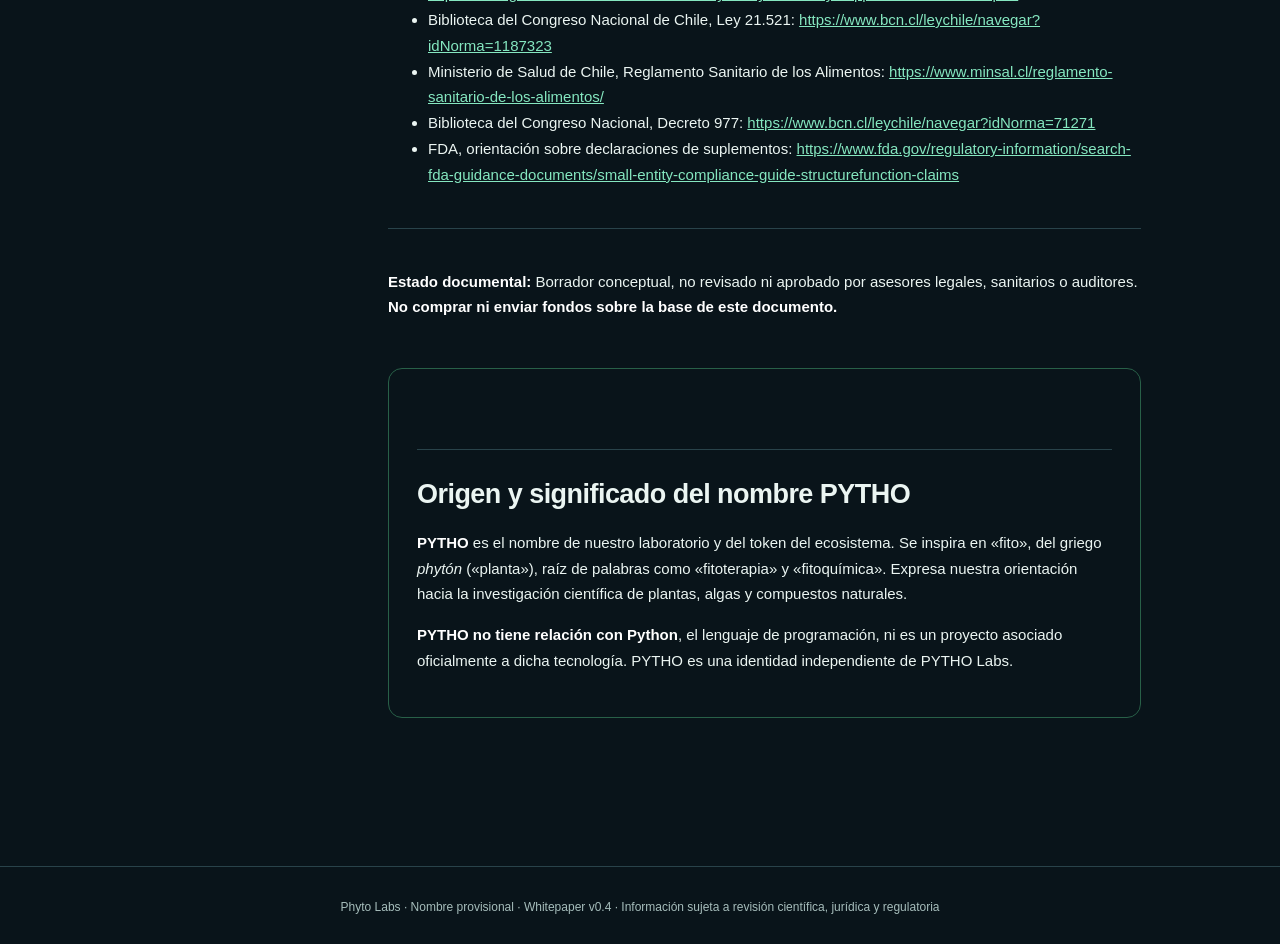
<file: whitepaper.html>
<!DOCTYPE html><html lang="es"><head><meta charset="utf-8"><meta name="viewport" content="width=device-width,initial-scale=1"><meta name="description" content="Whitepaper conceptual de Phyto Labs: investigación de compuestos naturales, suplementos alimenticios y participación económica tokenizada PYTHO."><title>Phyto Labs | Whitepaper v0.4</title><style>
:root{--bg:#09141a;--panel:#10232b;--ink:#ebf5f2;--muted:#a6bdbb;--green:#57d4a0;--line:#29434a}*{box-sizing:border-box}html{scroll-behavior:smooth}body{margin:0;background:var(--bg);color:var(--ink);font-family:Inter,Segoe UI,Arial,sans-serif;line-height:1.72}a{color:#85e7c0}a:hover{text-decoration:none}.wrap{max-width:1050px;margin:auto;padding:40px 24px 100px}.mast{border-bottom:1px solid var(--line);padding:28px 0;background:linear-gradient(130deg,#112f34,#071318)}.mast .inner{max-width:1050px;margin:auto;padding:0 24px;display:flex;align-items:center;justify-content:space-between;gap:20px}.brand{font-size:15px;font-weight:800;letter-spacing:.14em;color:var(--green)}.tag{font-size:12px;border:1px solid #39665f;padding:6px 12px;border-radius:20px;color:#b7e8d5}.hero{padding:56px 0 28px}.hero h1{font-size:clamp(35px,5vw,62px);line-height:1.08;letter-spacing:-.04em;margin:0;color:white}.hero .lead{color:var(--muted);font-size:18px;margin-top:18px;max-width:700px}.layout{display:grid;grid-template-columns:205px minmax(0,1fr);gap:44px}.sidebar{align-self:start;position:sticky;top:22px;max-height:85vh;overflow:auto;font-size:12px}.sidebar p{font-size:11px;letter-spacing:.12em;text-transform:uppercase;color:var(--green)}.sidebar a{display:block;color:var(--muted);text-decoration:none;padding:5px 0;line-height:1.4}.sidebar a:hover{color:white}main{min-width:0}main>h1{display:none}h2{font-size:27px;line-height:1.25;margin:52px 0 18px;border-top:1px solid var(--line);padding-top:28px;letter-spacing:-.02em}h3{font-size:19px;margin-top:26px;color:#b1f2d5}p,li{font-size:15px}strong{color:#fff}blockquote{border-left:4px solid var(--green);padding:10px 20px;margin:20px 0;background:var(--panel);border-radius:0 9px 9px 0}blockquote p{font-size:14px}table{width:100%;border-collapse:collapse;font-size:13px;margin:24px 0;display:block;overflow-x:auto}th,td{text-align:left;padding:12px 14px;border-bottom:1px solid var(--line);white-space:nowrap}th{background:#163039;color:#c3f8e0}tr:nth-child(even){background:#0e1d24}code{background:#173138;color:#99edd0;padding:2px 6px;border-radius:4px;white-space:normal}hr{border:0;border-top:1px solid var(--line);margin:40px 0}.links{display:flex;gap:12px;flex-wrap:wrap}.action{color:#081b18;background:var(--green);font-weight:700;text-decoration:none;padding:10px 16px;border-radius:8px;font-size:13px}.action.secondary{background:#24434a;color:white}.notice{margin-top:20px;color:#a8bfba;font-size:13px}.footer{text-align:center;color:var(--muted);font-size:12px;border-top:1px solid var(--line);padding:30px} @media(max-width:760px){.layout{display:block}.sidebar{display:none}.wrap{padding:30px 18px 70px}.mast .inner{padding:0 18px}.tag{display:none}h2{font-size:24px}table{font-size:12px}}@media print{body{background:white;color:#111}.mast,.sidebar,.links{display:none}.layout{display:block}.wrap{max-width:none}h2{break-after:avoid}table{color:#111}th{color:#111}p,li{color:#111}strong{color:#111}}
</style></head><body><header class="mast"><div class="inner"><div class="brand">PHYTO LABS <span style="color:#b4c4c4;font-weight:400">/ WHITEPAPER</span></div><span class="tag">Documento conceptual · v0.4</span></div></header><div class="wrap"><div class="hero"><h1>Investigación natural.<br><span style="color:#57d4a0">Ciencia verificable.</span><br>Progreso compartido.</h1><p class="lead">Whitepaper de investigación científica, suplementos naturales y un modelo propuesto de derechos económicos tokenizados.</p><div class="links"><a class="action" href="#1-vision">Leer whitepaper</a><a class="action secondary" href="whitepaper.md" download>Versión Markdown</a></div><p class="notice">31 de octubre de 2026 · Borrador público para consulta · No constituye oferta de inversión</p></div><div class="layout"><aside class="sidebar"><p>Contenido</p><a href="#1-vision">1. Visión</a><a href="#2-problema-y-oportunidad">2. Problema y oportunidad</a><a href="#3-ruta-cientifica-del-producto">3. Ruta científica del producto</a><a href="#4-objetivo-de-calendario">4. Objetivo de calendario</a><a href="#5-modelo-empresarial">5. Modelo empresarial</a><a href="#6-PYTHO-derechos-economicos-propuestos">6. PYTHO: derechos económicos propuestos</a><a href="#7-gobernanza-de-titulares">7. Gobernanza de titulares</a><a href="#8-tokenomics-preliminar">8. Tokenomics preliminar</a><a href="#9-mercado-global-y-escenarios-comerciales">9. Mercado global y escenarios comerciales</a><a href="#10-sostenibilidad-y-financiacion">10. Sostenibilidad y financiación</a><a href="#11-uso-preliminar-de-capital">11. Uso preliminar de capital</a><a href="#12-esg-etica-y-propiedad-intelectual">12. ESG, ética y propiedad intelectual</a><a href="#13-cumplimiento-legal-y-sanitario">13. Cumplimiento legal y sanitario</a><a href="#14-riesgos">14. Riesgos</a><a href="#15-transparencia-y-proximos-hitos">15. Transparencia y próximos hitos</a><a href="#16-fuentes-de-referencia">16. Fuentes de referencia</a></aside><main><h1>PHYTO LABS — WHITEPAPER</h1>
<p><strong>Versión 0.4 · 31 de octubre de 2026 · Documento conceptual público</strong><br />
<strong>Origen: Chile · Alcance comercial proyectado: global</strong><br />
<strong>Identidad y símbolo PYTHO provisionales; sujetos a revisión de marcas y requisitos legales.</strong></p>
<blockquote>
<p><strong>Aviso importante.</strong> Este documento presenta un proyecto en desarrollo. No constituye una oferta pública de valores, una invitación a suscribir tokens ni asesoramiento financiero, médico o jurídico. No existe una emisión PYTHO autorizada o anunciada mediante este documento. La estructura económica, jurídica y tecnológica está pendiente de validación. Todas las cifras comerciales son hipótesis, no promesas de ventas ni rendimientos.</p>
</blockquote>
<h2 id="1-vision">1. Visión</h2>
<p>Phyto Labs propone crear un laboratorio de investigación aplicada, con origen en Chile y vocación internacional, para estudiar compuestos bioactivos de plantas terrestres, algas y organismos marinos, junto con vitaminas y minerales, y convertir resultados científicamente sustentados en suplementos alimenticios seguros y trazables. La investigación podría extenderse en el futuro a desarrollos farmacológicos, sujetos a un marco distinto de aprobación y comercialización.</p>
<p>El proyecto combina ciencia, producción comercial, transparencia y una propuesta de financiamiento tokenizado que permitiría compartir una fracción de los ingresos empresariales elegibles y participar en determinadas decisiones estratégicas.</p>
<p>El propósito no es sustituir medicamentos ni tratamientos indicados por profesionales de salud. La eficacia y la seguridad de cada formulación deberán evaluarse antes de hacer declaraciones de beneficio, respetando las autorizaciones correspondientes en cada país.</p>
<h2 id="2-problema-y-oportunidad">2. Problema y oportunidad</h2>
<p>Existe interés internacional en suplementos alimenticios y productos de origen natural. De acuerdo con una estimación de Grand View Research, el mercado mundial de suplementos alimenticios alcanzaría <strong>US$228.200 millones en 2026</strong> (estimación comercial, no ventas propias ni demanda capturable garantizada). Una empresa nueva solo podrá acceder a una fracción de este mercado mediante una propuesta respaldada por evidencia, un producto diferenciado, canales eficaces y cumplimiento sanitario.</p>
<p>Phyto buscará estudiar fuentes botánicas y marinas —incluida, entre otras, <em>Macrocystis pyrifera</em>— sin atribuir propiedades terapéuticas no demostradas. La selección tendrá en cuenta biodiversidad, sostenibilidad, trazabilidad de insumos y posibles contaminantes.</p>
<h2 id="3-ruta-cientifica-del-producto">3. Ruta científica del producto</h2>
<ol>
<li><strong>Elección de enfermedades, dolencias o necesidades de salud:</strong> identificar problemas relevantes y delimitar cuáles admiten una aproximación nutricional legítima. Una enfermedad puede ser materia de investigación sin convertirse en una indicación permitida para un suplemento.</li>
<li><strong>Selección de plantas y organismos de estudio:</strong> examinar antecedentes de especies terrestres y marinas, disponibilidad, abastecimiento responsable y riesgos.</li>
<li><strong>Investigación científica:</strong> recopilar evidencia de composición, mecanismos, biodisponibilidad, interacciones y seguridad.</li>
<li><strong>Generación de fórmulas y pruebas toxicológicas:</strong> establecer candidatos, concentración, estabilidad, análisis de contaminantes, especificaciones y pruebas precomerciales.</li>
<li><strong>Pruebas clínicas cuando correspondan:</strong> evaluar beneficios y seguridad mediante protocolos aprobados y revisión ética y regulatoria aplicable. No se expondrá a personas a experimentación sin las autorizaciones necesarias.</li>
<li><strong>Lanzamiento del producto:</strong> fabricación calificada, controles de lote, etiquetado, distribución y vigilancia posventa.</li>
</ol>
<p><strong>Reglas de decisión:</strong> cada fase contará con criterios de avance o cancelación. Un resultado negativo o insuficiente puede obligar a reformular, retrasar o cancelar un producto.</p>
<h2 id="4-objetivo-de-calendario">4. Objetivo de calendario</h2>
<p>El proyecto establece como <strong>meta</strong> desarrollar y lanzar el primer suplemento <strong>durante el segundo año desde el cierre efectivo del financiamiento inicial</strong>. Una secuencia orientativa comprende meses 1–6 para selección e investigación inicial, meses 7–15 para formulación y controles, meses 12–21 para validaciones cuando procedan, y meses 19–24 para preparación comercial y lanzamiento. Las actividades pueden solaparse solo cuando sea científicamente y legalmente apropiado.</p>
<p>El calendario no es una garantía. Una formulación que implique alegaciones de tratamiento de enfermedades o que requiera estudios clínicos extensos puede exceder los 24 meses o necesitar una ruta regulatoria farmacéutica diferente.</p>
<h2 id="5-modelo-empresarial">5. Modelo empresarial</h2>
<p>Phyto contempla una sociedad operativa chilena que investigue, encargue fabricación calificada y comercialice productos mediante canales propios o distribuidores. La existencia de una holding o vehículo emisor separado se decidirá a partir del análisis jurídico y tributario. Cualquier estructura deberá identificar inequívocamente a la entidad obligada al pago de los derechos económicos.</p>
<p>La propuesta comercial es internacional, pero la posibilidad de vender productos en cada territorio estará condicionada a la evaluación de ingredientes, etiquetado, importación, publicidad, registros y normas locales. Una tienda web no constituye permiso de comercialización mundial.</p>
<h2 id="6-PYTHO-derechos-economicos-propuestos">6. PYTHO: derechos económicos propuestos</h2>
<p>Se estudia un token denominado <strong>PYTHO</strong>, con un suministro máximo ilustrativo de <strong>10.000.000 de unidades</strong>, de las que <strong>6.000.000</strong> podrían destinarse a una colocación de financiamiento. Estas magnitudes no constituyen una emisión aprobada.</p>
<p>El modelo contractual propuesto destina colectivamente a los <strong>tokens económicamente elegibles el 15% de los ingresos netos elegibles del perímetro empresarial definido</strong>, con distribución trimestral y <strong>duración perpetua sin vencimiento ordinario predeterminado</strong>. Perpetuo no significa pagos garantizados: el negocio puede carecer de ventas, incumplir o terminar por causas legales o insolvencia.</p>
<p><strong>Ingresos netos elegibles</strong>: ingresos de ventas efectivamente cobradas de productos y servicios incluidos, netos de impuestos indirectos, descuentos, devoluciones, contracargos y ajustes contractualmente especificados, eliminando transacciones intragrupo para evitar duplicación. <strong>No equivalen a utilidades netas</strong>; gastos operativos, desarrollo e investigación no se deducen automáticamente de la base.</p>
<p><strong>Cálculo:</strong></p>
<p><code>Fondo distribuible del período = ingresos netos elegibles × 15%</code></p>
<p><code>Pago de cada titular = fondo distribuible × (tokens elegibles del titular / total de tokens elegibles)</code></p>
<p><strong>Independencia del precio:</strong> el valor de compraventa de PYTHO en un eventual mercado secundario no forma parte de esta fórmula. La apreciación o depreciación de la cotización afecta el resultado de comprar o vender, pero no altera, por sí sola, el 15% de ingresos elegibles ni el reparto proporcional por unidad elegible. No se promete que exista un mercado secundario ni liquidez.</p>
<p><strong>Ejemplo:</strong> si los ingresos elegibles de un año ascienden a US$1.000.000, el fondo colectivo sería US$150.000. Con 10 millones de tokens elegibles equivalentes, corresponderían US$0,015 por token, tanto si el precio de negociación fuera US$0,05 como US$2. Los pagos reales pueden ser cero.</p>
<p>El número de tokens elegibles importa: habilitar nuevas unidades dentro del máximo podría diluir la participación porcentual de los titulares existentes. Los derechos de tokens de tesorería, fundadores y reservas requerirán reglas expresas y divulgación previa.</p>
<h2 id="7-gobernanza-de-titulares">7. Gobernanza de titulares</h2>
<p>Se propone otorgar a los titulares de PYTHO <strong>derechos de voto sobre decisiones estratégicas delimitadas</strong>: priorización de líneas científicas admisibles, desarrollo de líneas comerciales, determinados presupuestos extraordinarios y otras materias definidas en el reglamento de gobernanza.</p>
<p>Un diseño preliminar contempla un voto por token habilitado, sujeto a medidas contra concentración, conflictos de interés y manipulación. El quórum, las mayorías, la delegación y la validez legal de cada decisión se definirán antes de la emisión. Los votos sobre derechos económicos requerirán protección especial.</p>
<p>La comunidad no podrá votar para obviar resultados toxicológicos, aprobar afirmaciones médicas no autorizadas o reemplazar las decisiones de investigadores, comités de ética y autoridades sanitarias. El voto de un token <strong>no equivale automáticamente a voto societario ni a propiedad accionaria</strong>.</p>
<h2 id="8-tokenomics-preliminar">8. Tokenomics preliminar</h2>
<table>
<thead>
<tr>
  <th>Destino propuesto</th>
  <th style="text-align:right">Tokens</th>
  <th style="text-align:right">Porcentaje</th>
</tr>
</thead>
<tbody>
<tr>
  <td>Financiamiento</td>
  <td style="text-align:right">6.000.000</td>
  <td style="text-align:right">60%</td>
</tr>
<tr>
  <td>Tesorería</td>
  <td style="text-align:right">2.000.000</td>
  <td style="text-align:right">20%</td>
</tr>
<tr>
  <td>Equipo fundador</td>
  <td style="text-align:right">1.000.000</td>
  <td style="text-align:right">10%</td>
</tr>
<tr>
  <td>Alianzas científicas</td>
  <td style="text-align:right">500.000</td>
  <td style="text-align:right">5%</td>
</tr>
<tr>
  <td>Reserva</td>
  <td style="text-align:right">500.000</td>
  <td style="text-align:right">5%</td>
</tr>
<tr>
  <td><strong>Total máximo</strong></td>
  <td style="text-align:right"><strong>10.000.000</strong></td>
  <td style="text-align:right"><strong>100%</strong></td>
</tr>
</tbody>
</table>
<p>Los tokens reservados o no emitidos no participarían de las distribuciones hasta cumplir las condiciones legales y contractuales de habilitación. El tratamiento definitivo de derechos de fundadores y tesorería requiere resolución de conflictos de interés y análisis de dilución.</p>
<p><strong>Hipótesis de financiamiento:</strong> recaudar CLP $300 millones colocando 6 millones de tokens a CLP $50 cada uno. Es solamente un ejercicio aritmético; no es una valoración razonada del derecho económico ni una oferta al público. La valoración deberá considerar flujos descontados, riesgos operativos, crédito del emisor, dilución, impuestos y escenarios negativos.</p>
<h2 id="9-mercado-global-y-escenarios-comerciales">9. Mercado global y escenarios comerciales</h2>
<p>El mercado objetivo es internacional, no limitado a Chile. La escala de ventas elegida para analizar el proyecto es <strong>1 millón de frascos por año en un escenario denominado pesimista objetivo</strong>, y <strong>10 millones anuales en un escenario optimista</strong>. Son metas cuantitativas hipotéticas, no estimaciones de probabilidad ni un piso de ventas: una prueba de estrés adicional contempla cero ventas.</p>
<p>Se modela un <strong>año completo de ventas posterior al lanzamiento</strong>, que podría ocurrir después del segundo año del financiamiento. No se deben imputar estas ventas al primer año de investigación.</p>
<table>
<thead>
<tr>
  <th>Variable</th>
  <th style="text-align:right">Pesimista objetivo</th>
  <th style="text-align:right">Optimista</th>
</tr>
</thead>
<tbody>
<tr>
  <td>Frascos anuales</td>
  <td style="text-align:right">1.000.000</td>
  <td style="text-align:right">10.000.000</td>
</tr>
<tr>
  <td>Precio minorista por frasco</td>
  <td style="text-align:right">US$8</td>
  <td style="text-align:right">US$20</td>
</tr>
<tr>
  <td>Ventas al público</td>
  <td style="text-align:right">US$8.000.000</td>
  <td style="text-align:right">US$200.000.000</td>
</tr>
<tr>
  <td>Ingreso elegible supuesto por frasco</td>
  <td style="text-align:right">US$7</td>
  <td style="text-align:right">US$17</td>
</tr>
<tr>
  <td>Ingresos elegibles anuales</td>
  <td style="text-align:right">US$7.000.000</td>
  <td style="text-align:right">US$170.000.000</td>
</tr>
<tr>
  <td>Fondo colectivo PYTHO (15%)</td>
  <td style="text-align:right">US$1.050.000</td>
  <td style="text-align:right">US$25.500.000</td>
</tr>
<tr>
  <td>Fabricación a costo objetivo US$1</td>
  <td style="text-align:right">US$1.000.000</td>
  <td style="text-align:right">US$10.000.000</td>
</tr>
</tbody>
</table>
<p>Los ingresos elegibles por frasco son <strong>supuestos simplificados</strong> para representar impuestos indirectos y ajustes; no modelan la mezcla real de países, canales, márgenes mayoristas o devoluciones. El costo de fabricación US$1 por frasco es una <strong>meta sin cotización de proveedores confirmada</strong>. Otros costos, incluida publicidad, logística, personal, laboratorios, ensayos, plataformas y tributos directos, pueden ser sustanciales.</p>
<p>Si cada cliente compra cuatro frascos al año, vender 1 millón de unidades requeriría <strong>250.000 compradores</strong> y vender 10 millones requeriría <strong>2.500.000 compradores</strong>. La recurrencia se debe comprobar comercialmente; no existe una base cautiva demostrada.</p>
<p><strong>Nota de proporcionalidad:</strong> con 10 millones de tokens económicamente habilitados, el fondo de US$1,05 millones equivaldría a US$0,105 por token en el escenario de un millón de frascos; el fondo de US$25,5 millones equivaldría a US$2,55 por token en el de diez millones. No son retornos garantizados. Una fracción menor o mayor de tokens habilitados altera el pago unitario.</p>
<h2 id="10-sostenibilidad-y-financiacion">10. Sostenibilidad y financiación</h2>
<p>Asignar 15% de ingresos elegibles puede generar obligaciones aun en períodos con pérdidas. Antes de fijar contratos definitivos se requiere presupuesto de 24 meses sin ingresos del primer producto, flujo de caja mensual, escenarios de costo de adquisición de clientes, margen de contribución por canal, reservas de liquidez, escenarios de impago y sensibilidad a cambios regulatorios.</p>
<p>Una distribución perpetua también puede afectar fusiones, adquisiciones y nuevas rondas. Las reglas deberán proteger el perímetro de ingresos ante transferencias de marca, filialización, licencias y reorganizaciones, respetando los derechos de acreedores y la legislación aplicable.</p>
<h2 id="11-uso-preliminar-de-capital">11. Uso preliminar de capital</h2>
<p>Como <strong>hipótesis presupuestaria</strong> sobre CLP $300 millones: investigación CLP $90 millones; toxicología, calidad y validación CLP $60 millones; fabricación y preparación comercial CLP $60 millones; comercialización CLP $45 millones; asesoría jurídica y tecnología CLP $30 millones; contingencia CLP $15 millones. Requiere cotizaciones y factibilidad de estudios antes de publicarse como presupuesto comprometido.</p>
<p>La política financiera deberá favorecer trazabilidad del capital, informes periódicos y auditoría independiente de ingresos y distribuciones. Una blockchain por sí sola no verifica la contabilidad de las ventas.</p>
<h2 id="12-esg-etica-y-propiedad-intelectual">12. ESG, ética y propiedad intelectual</h2>
<p>Phyto incorporará principios ambientales, sociales y de gobernanza: abastecimiento sostenible de recursos naturales, manejo de residuos, prácticas de investigación responsables, participación transparente de titulares, conflictos de interés documentados y acceso a información verificable. La estrategia de patentes, marcas y secreto industrial se evaluará caso a caso; una mezcla natural no es automáticamente patentable.</p>
<h2 id="13-cumplimiento-legal-y-sanitario">13. Cumplimiento legal y sanitario</h2>
<p>En Chile, la Ley 21.521 regula determinados servicios financieros tecnológicos, como plataformas de financiamiento colectivo, intermediación y custodia, bajo supervisión de la CMF. La Ley 18.045 puede resultar relevante si los derechos son calificados como valores. La estructura, comercialización, negociación y gobernanza de PYTHO precisan opinión legal formal antes de promocionar una inversión.</p>
<p>El Reglamento Sanitario de los Alimentos (Decreto 977) establece exigencias de producción, comercialización y publicidad alimentaria. Las declaraciones de tratamiento o cura de enfermedades no pueden asumirse permitidas para suplementos. Las normas de países de destino, incluidas las reglas de declaraciones de salud de Estados Unidos y Europa, deben revisarse por producto.</p>
<p>La evaluación debe cubrir además tratamiento tributario, prevención de lavado de activos cuando corresponda, privacidad y protección de consumidores.</p>
<h2 id="14-riesgos">14. Riesgos</h2>
<p>Entre los riesgos materiales se encuentran: investigación sin resultados útiles; toxicidad o interacciones inesperadas; clasificación como medicamento en vez de suplemento; demora o denegación sanitaria; costos de pruebas mayores a los esperados; fracaso en ventas; dificultades de exportación; publicidad restringida; competencia; pérdidas operativas; ausencia de fondos distribuibles; insolvencia; dilución; vulnerabilidades de contratos inteligentes; pérdida de acceso a billeteras y falta de mercado secundario. <strong>Puede perderse la totalidad del capital aportado.</strong></p>
<h2 id="15-transparencia-y-proximos-hitos">15. Transparencia y próximos hitos</h2>
<p>Previo a cualquier emisión: seleccionar primera necesidad de salud; revisar evidencia e ingredientes; cotizar fabricación y ensayos; estructurar entidad emisora y contratos; obtener opinión regulatoria; determinar derechos exactos de votos, dilución y pago; construir un plan comercial por región; y publicar una versión contractual y auditada del documento.</p>
<p>Se propone publicar reportes trimestrales sobre investigación, hitos regulatorios, utilización de capital, ventas elegibles verificadas y, si llegasen a existir, distribuciones realizadas.</p>
<h2 id="16-fuentes-de-referencia">16. Fuentes de referencia</h2>
<ul>
<li>Grand View Research, <em>Dietary Supplements Market, 2026–2033</em>: <a href="https://www.grandviewresearch.com/industry-analysis/dietary-supplements-market-report">https://www.grandviewresearch.com/industry-analysis/dietary-supplements-market-report</a></li>
<li>Biblioteca del Congreso Nacional de Chile, Ley 21.521: <a href="https://www.bcn.cl/leychile/navegar?idNorma=1187323">https://www.bcn.cl/leychile/navegar?idNorma=1187323</a></li>
<li>Ministerio de Salud de Chile, Reglamento Sanitario de los Alimentos: <a href="https://www.minsal.cl/reglamento-sanitario-de-los-alimentos/">https://www.minsal.cl/reglamento-sanitario-de-los-alimentos/</a></li>
<li>Biblioteca del Congreso Nacional, Decreto 977: <a href="https://www.bcn.cl/leychile/navegar?idNorma=71271">https://www.bcn.cl/leychile/navegar?idNorma=71271</a></li>
<li>FDA, orientación sobre declaraciones de suplementos: <a href="https://www.fda.gov/regulatory-information/search-fda-guidance-documents/small-entity-compliance-guide-structurefunction-claims">https://www.fda.gov/regulatory-information/search-fda-guidance-documents/small-entity-compliance-guide-structurefunction-claims</a></li>
</ul>
<hr />
<p><strong>Estado documental:</strong> Borrador conceptual, no revisado ni aprobado por asesores legales, sanitarios o auditores. <strong>No comprar ni enviar fondos sobre la base de este documento.</strong></p>
<section id="nombre-pytho" style="margin:48px auto;padding:28px;border:1px solid #286048;border-radius:14px;max-width:1000px"><h2>Origen y significado del nombre PYTHO</h2><p><strong>PYTHO</strong> es el nombre de nuestro laboratorio y del token del ecosistema. Se inspira en «fito», del griego <em>phytón</em> («planta»), raíz de palabras como «fitoterapia» y «fitoquímica». Expresa nuestra orientación hacia la investigación científica de plantas, algas y compuestos naturales.</p><p><strong>PYTHO no tiene relación con Python</strong>, el lenguaje de programación, ni es un proyecto asociado oficialmente a dicha tecnología. PYTHO es una identidad independiente de PYTHO Labs.</p></section>
</main></div></div><footer class="footer">Phyto Labs · Nombre provisional · Whitepaper v0.4 · Información sujeta a revisión científica, jurídica y regulatoria</footer></body></html>
</file>
